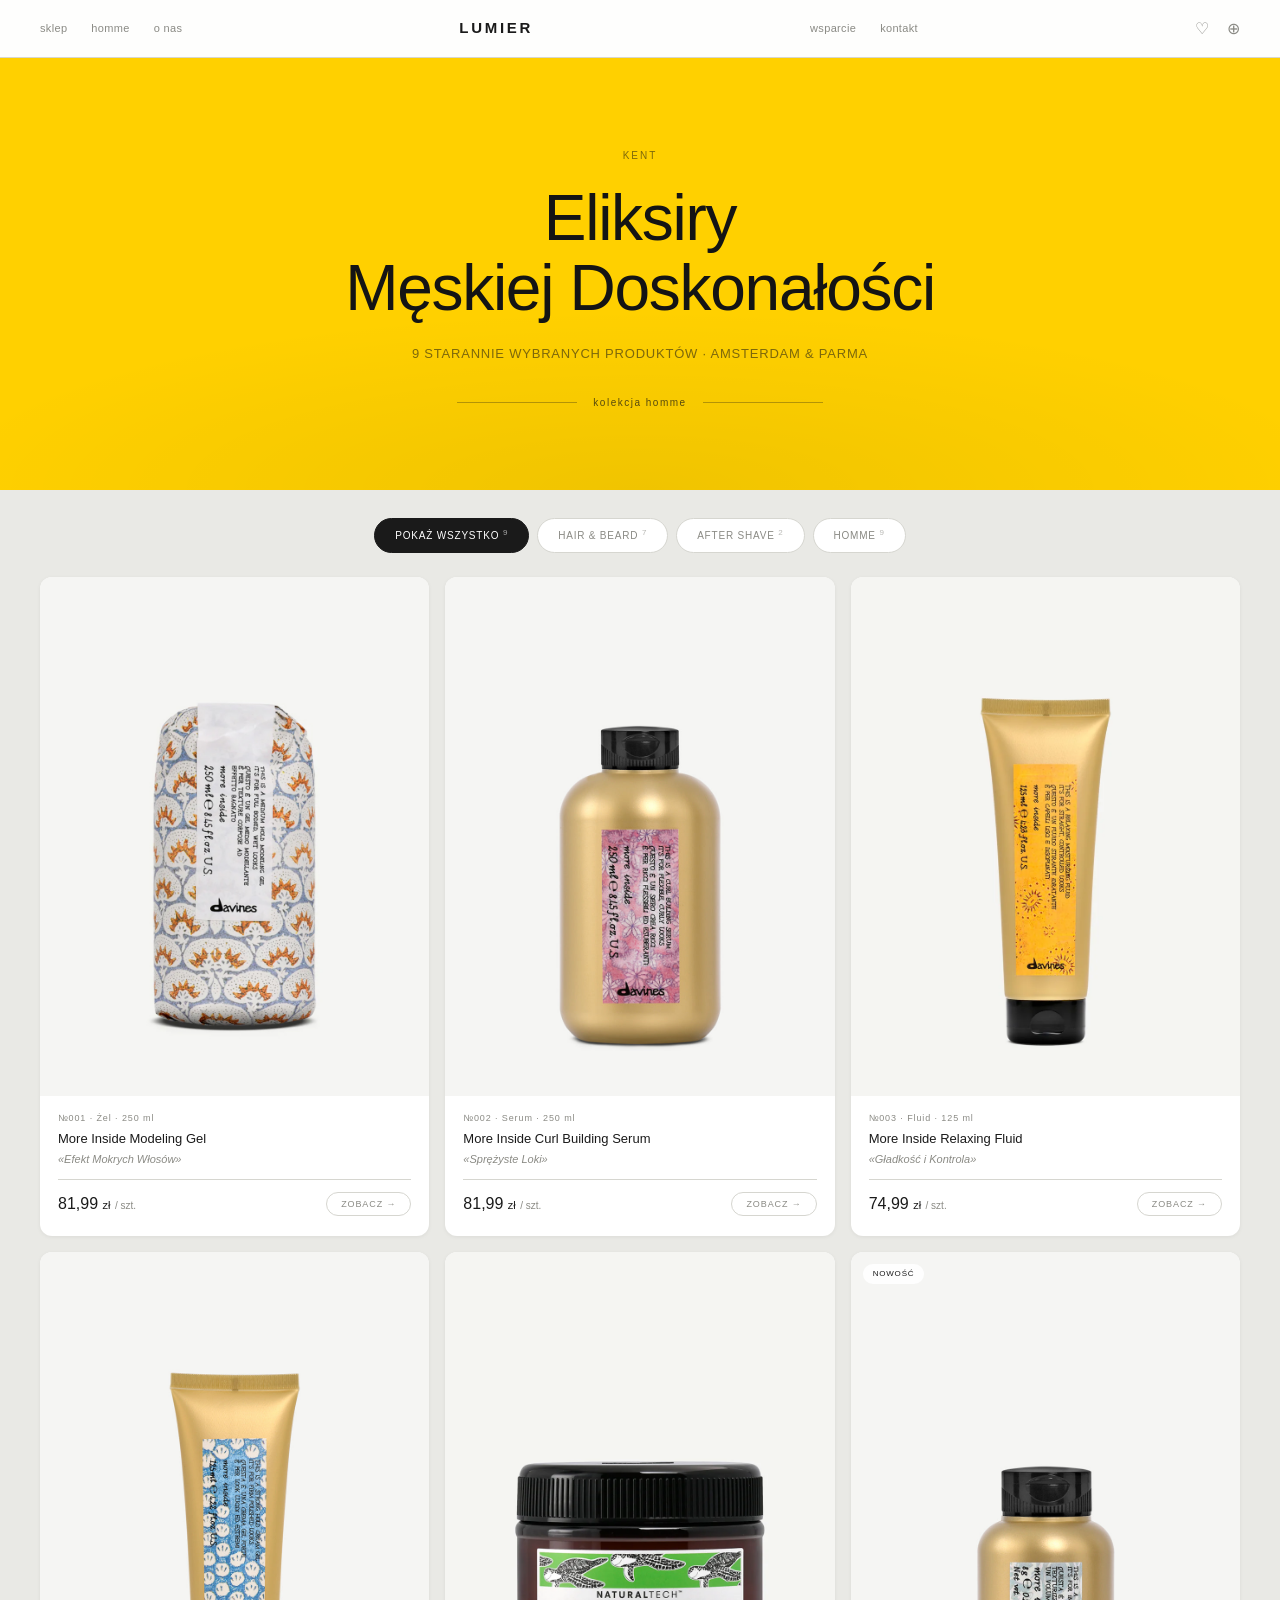
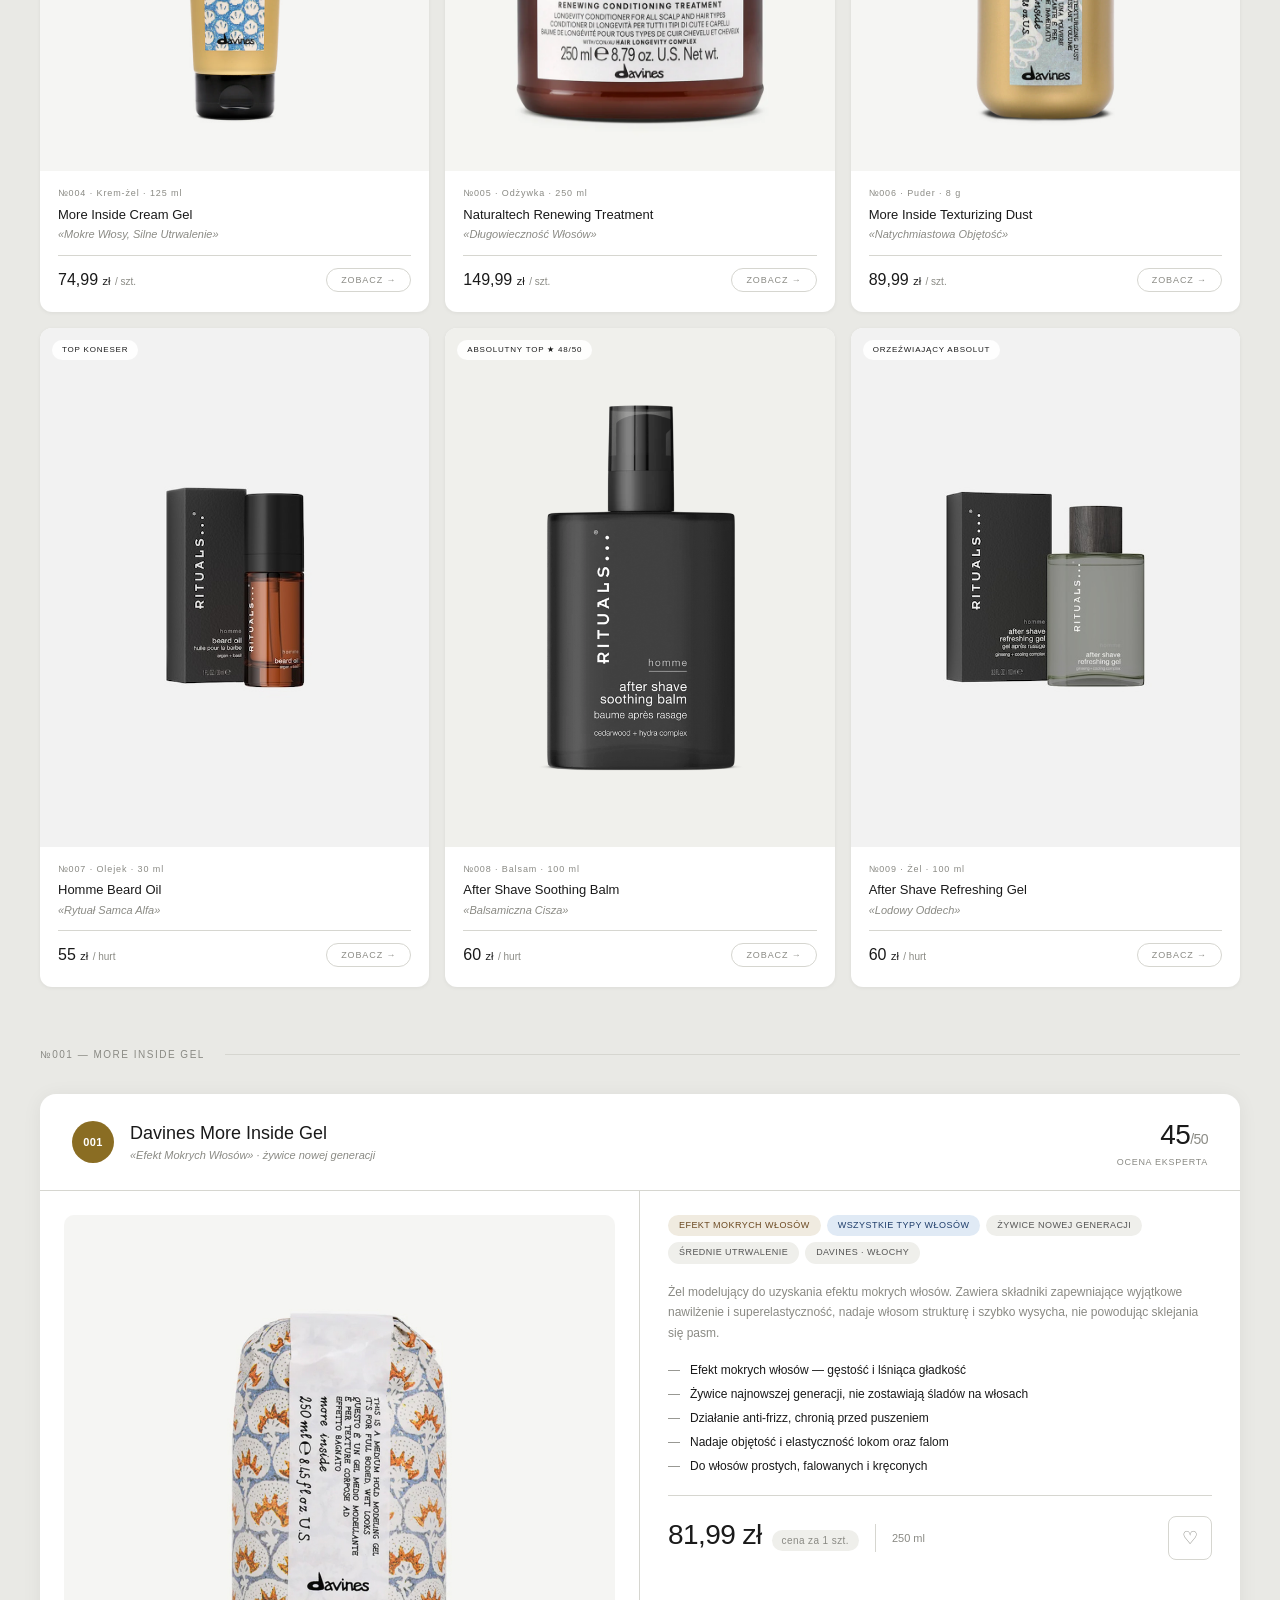
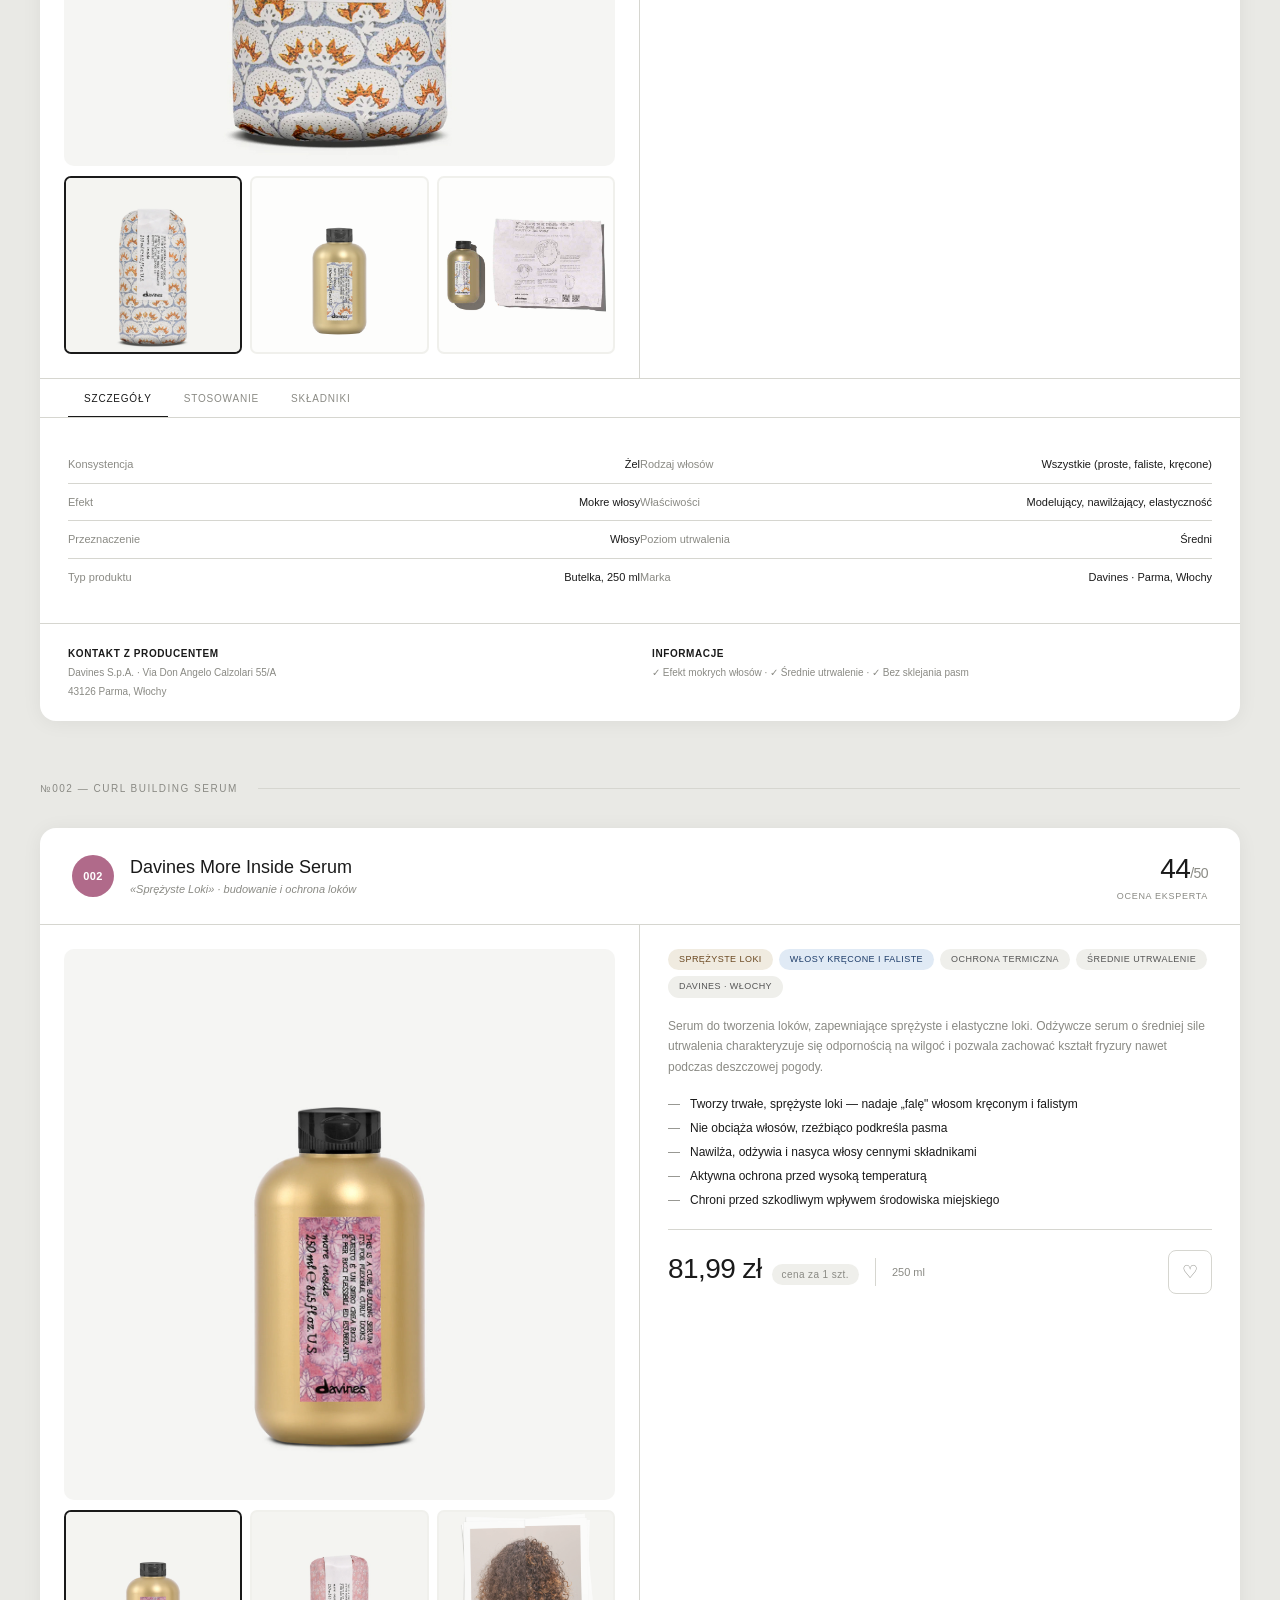
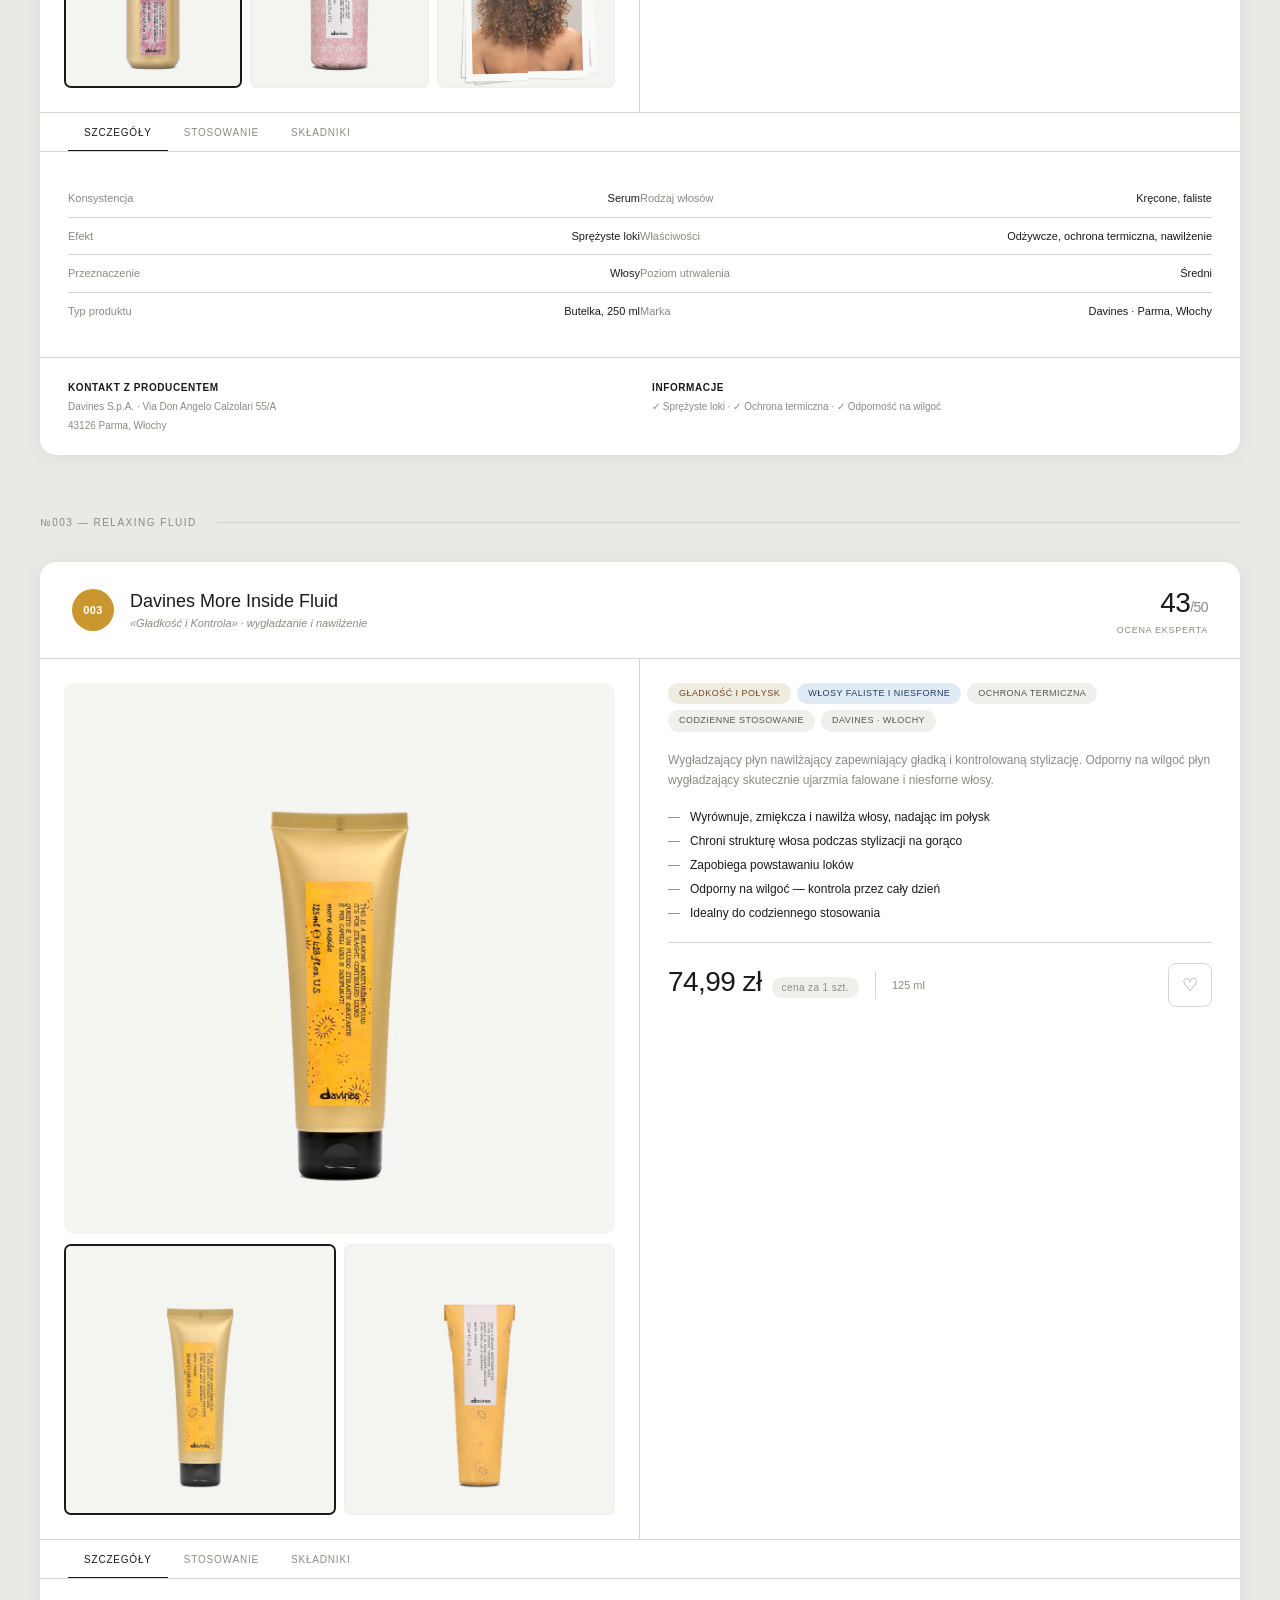
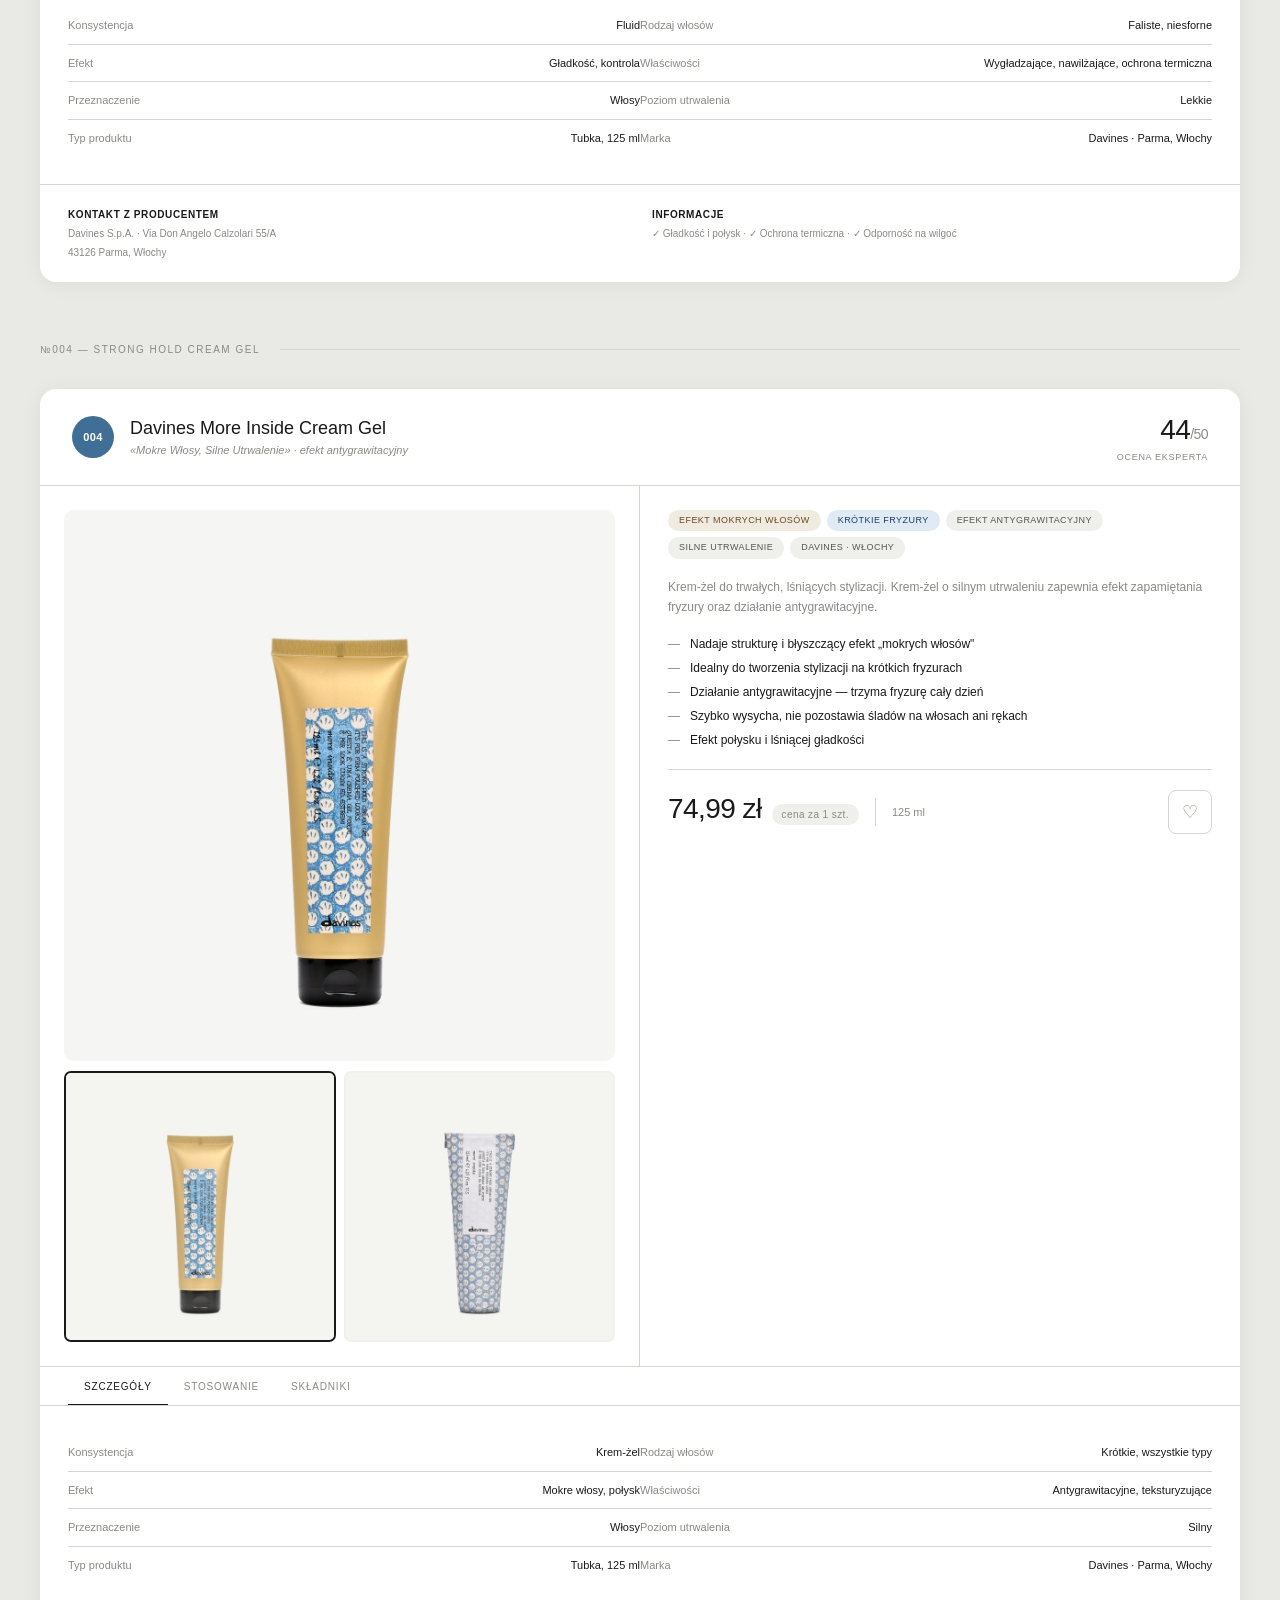
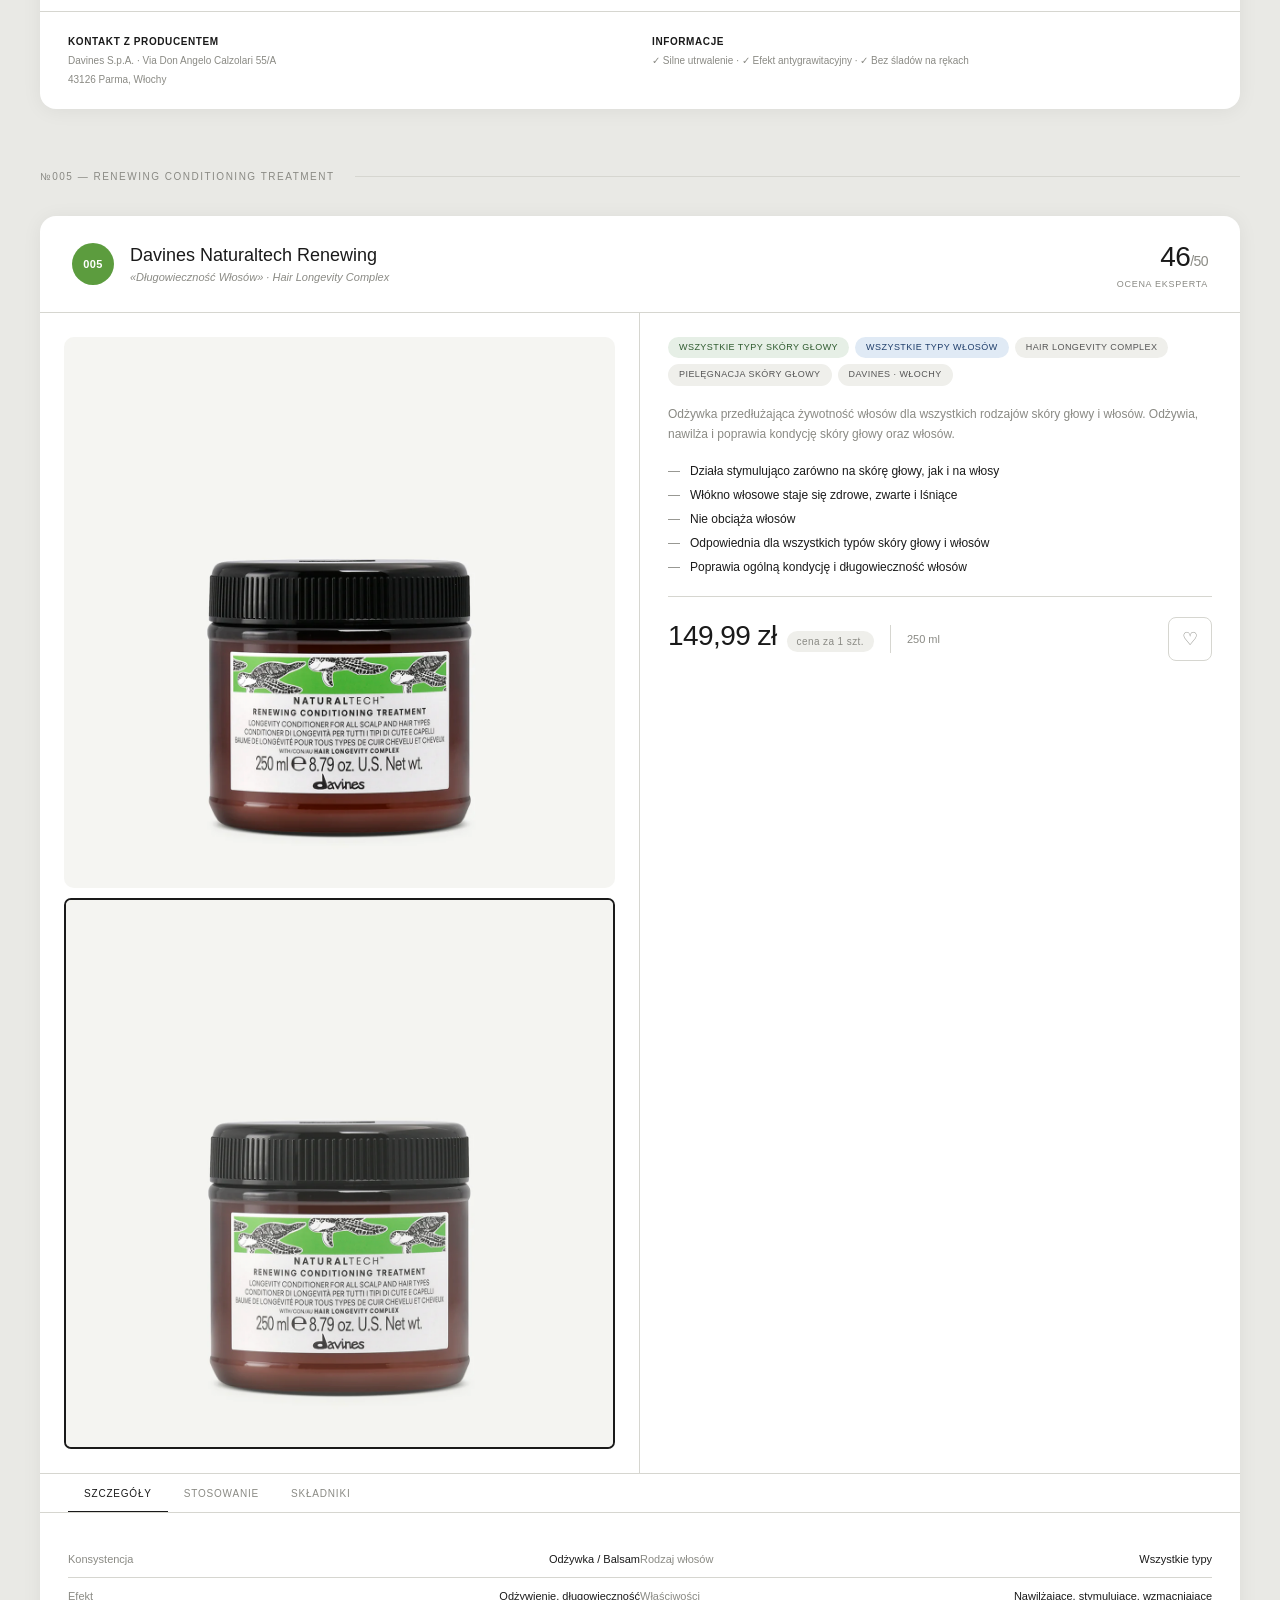
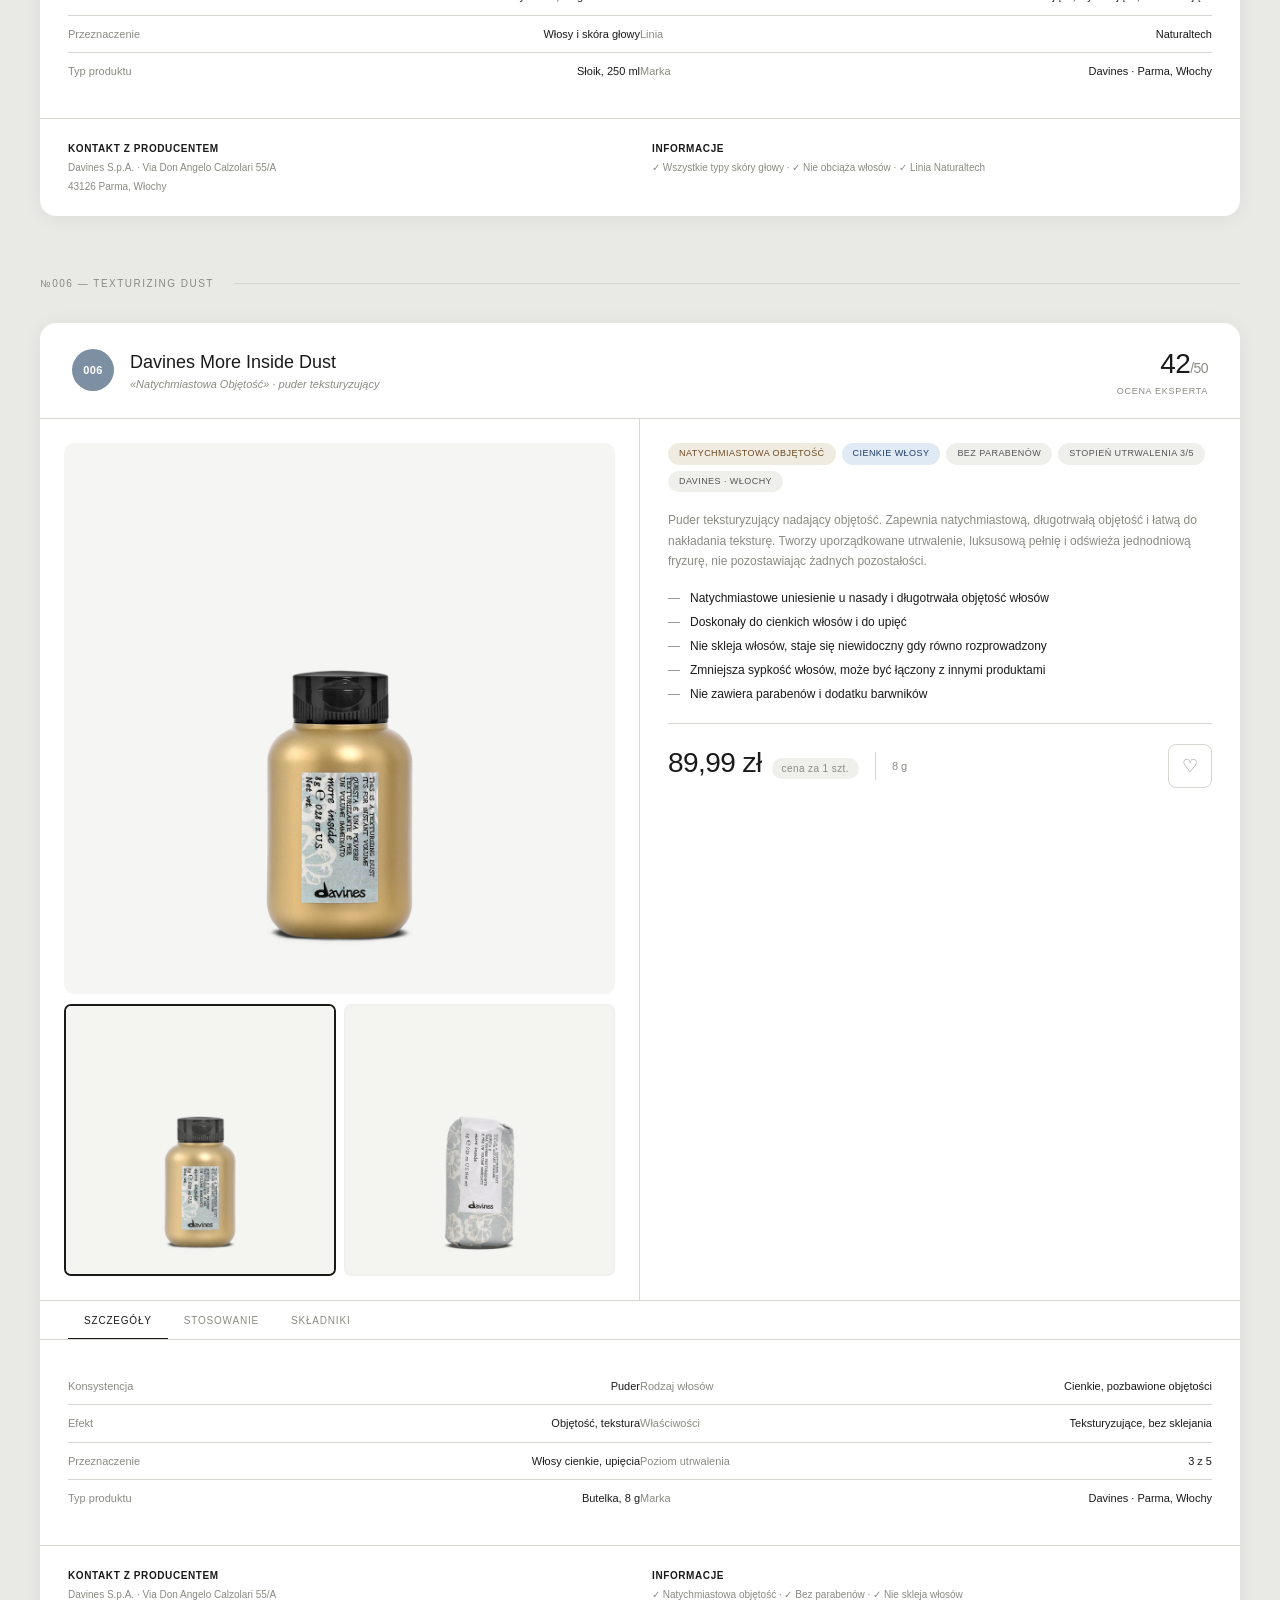
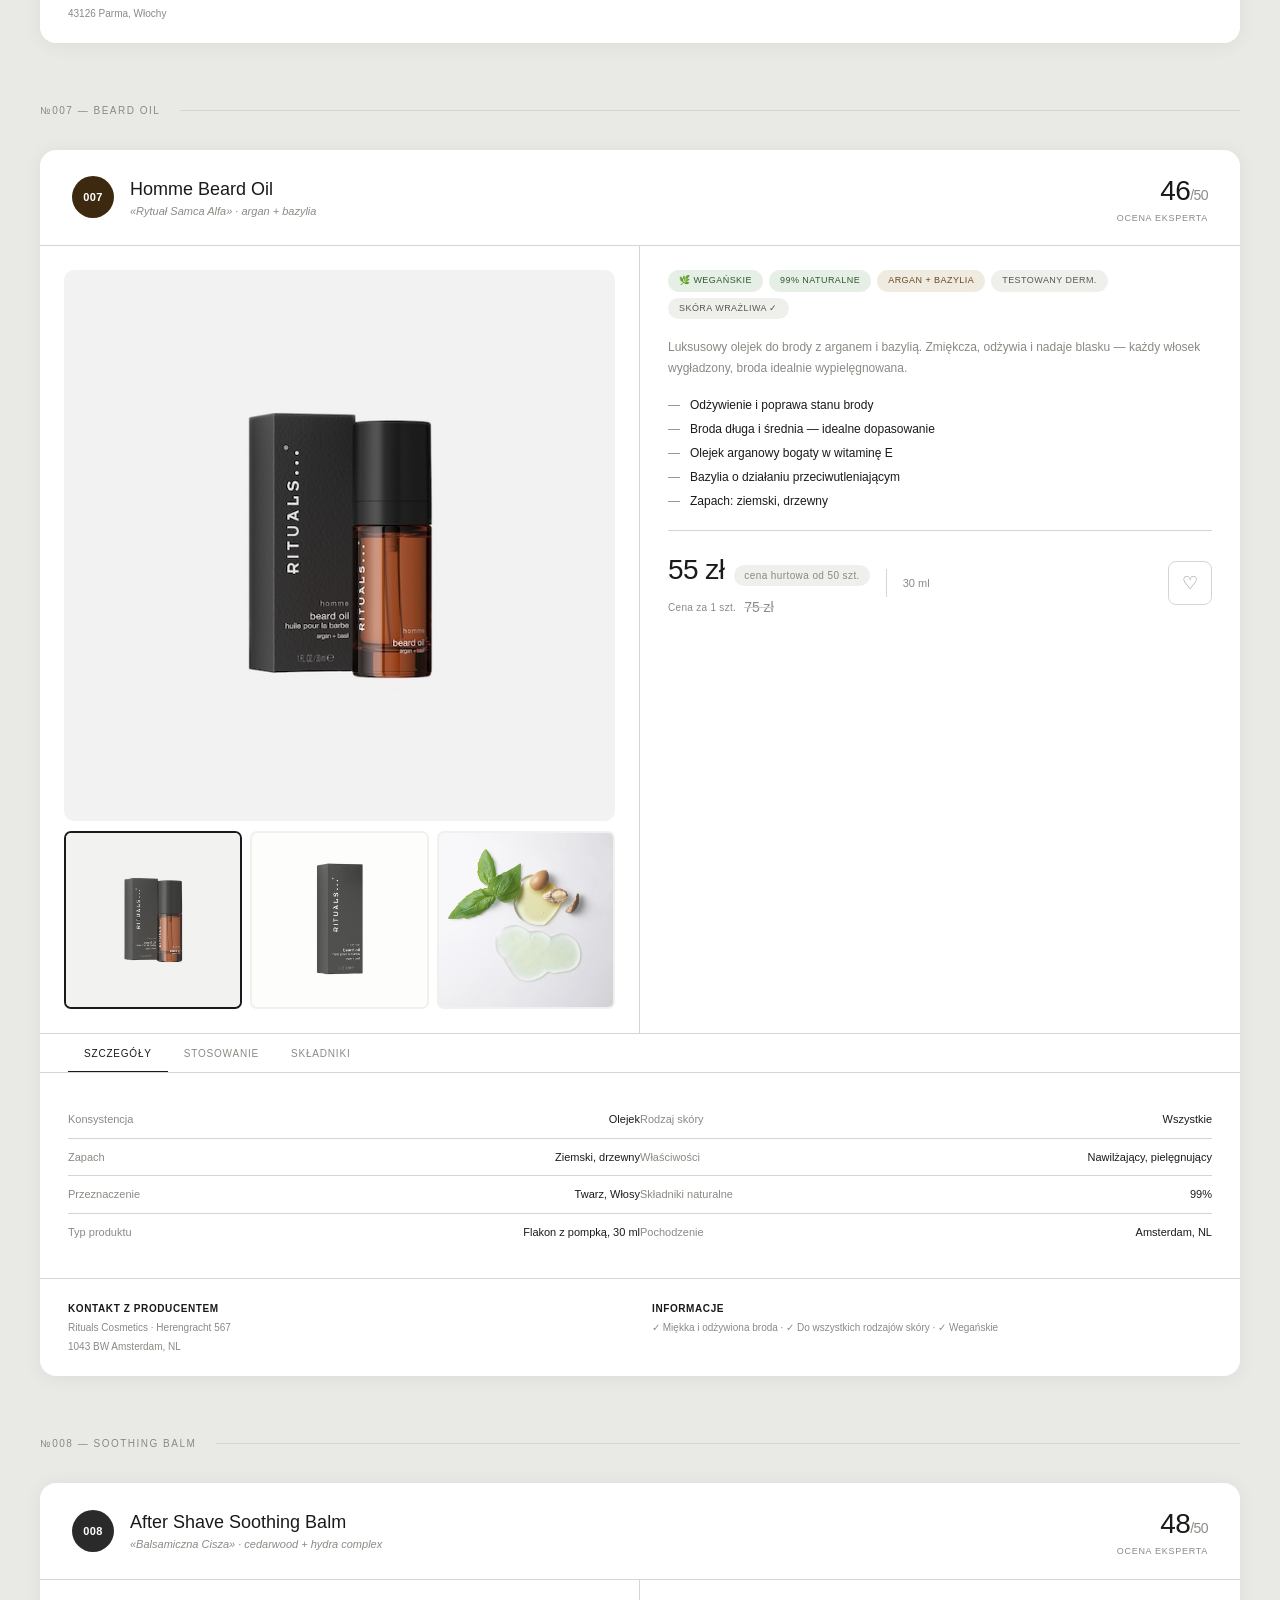
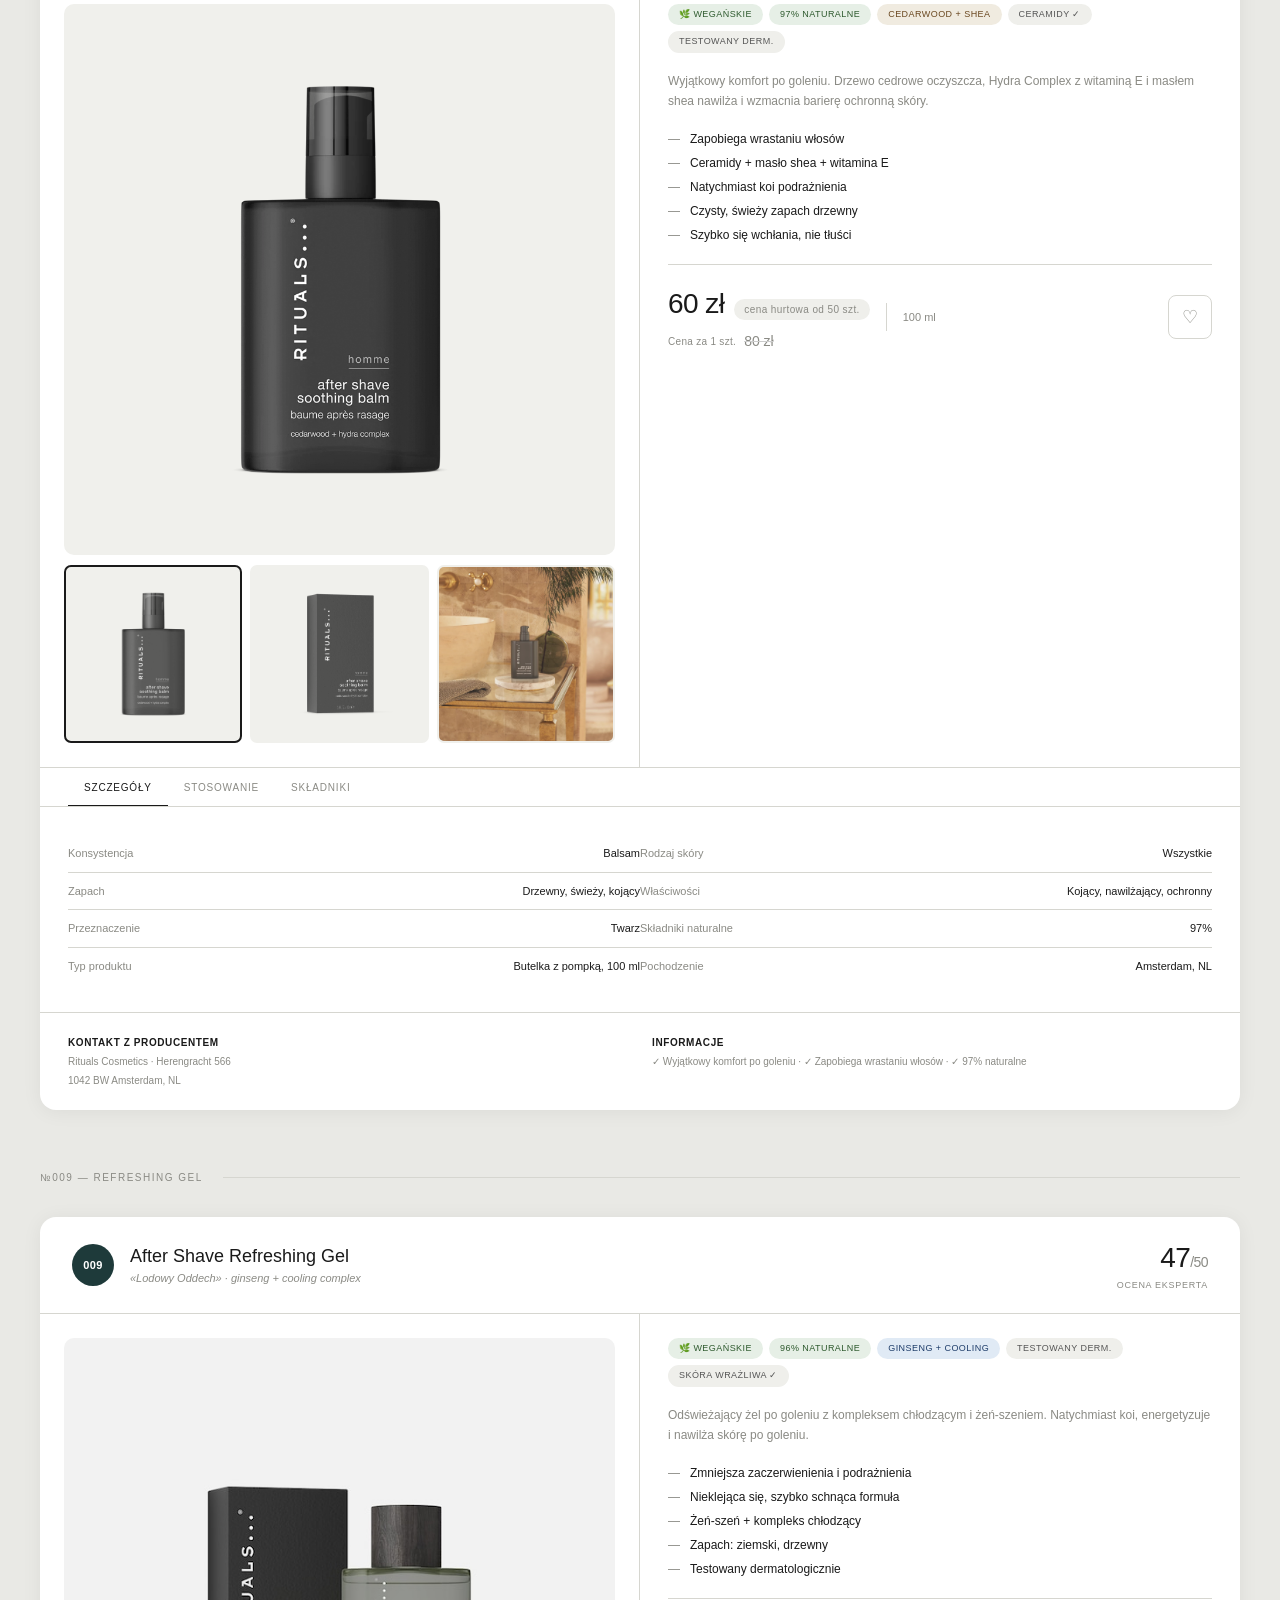
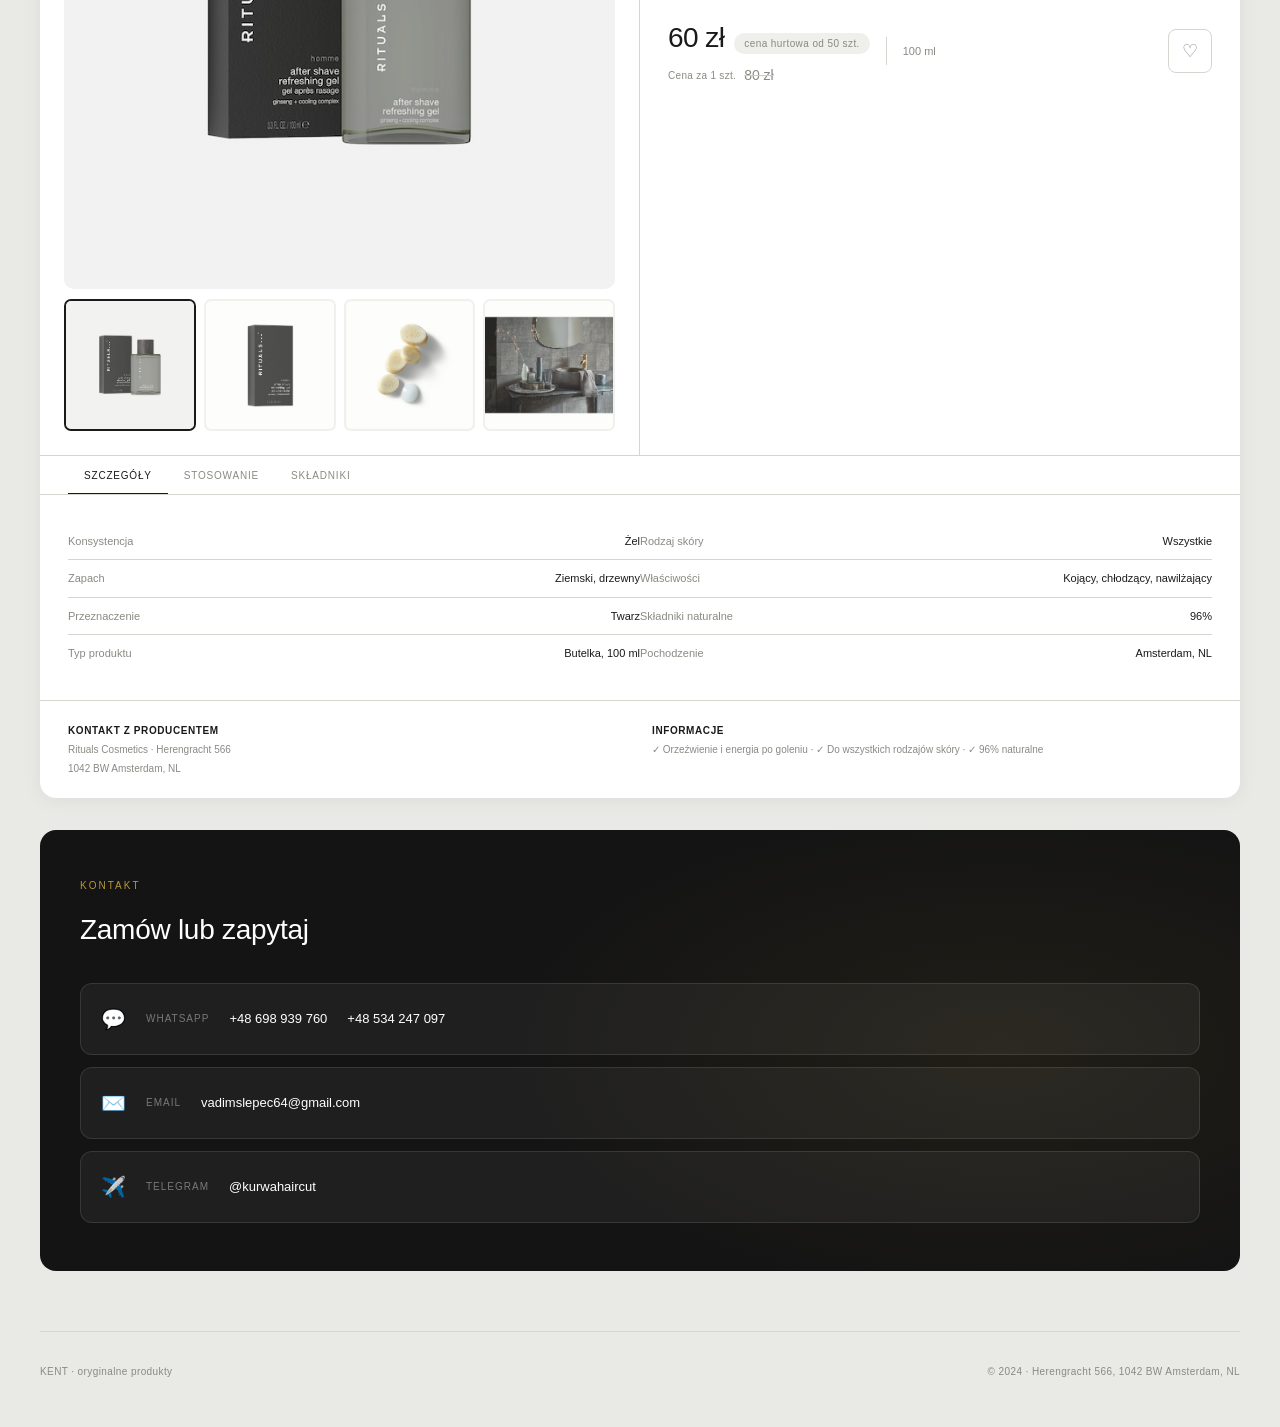
<file: index.html>
<!DOCTYPE html>
<html lang="pl">
<head>
<meta charset="UTF-8">
<meta name="viewport" content="width=device-width, initial-scale=1.0">
<title>LUMIER Homme — Katalog</title>
<link rel="stylesheet" href="style.css">
</head>
<body>

<!-- STICKY NAV -->
<nav class="site-nav">
  <div class="nav-links">
    <a href="#">sklep</a>
    <a href="#">homme</a>
    <a href="#">o nas</a>
  </div>
  <span class="brand">LUMIER</span>
  <div class="nav-links">
    <a href="#">wsparcie</a>
    <a href="#">kontakt</a>
  </div>
  <div class="nav-icons">
    <span>♡</span>
    <span>⊕</span>
  </div>
</nav>

<!-- HERO -->
<div class="hero">
  <div class="hero-eyebrow">KENT</div>
  <h1>Eliksiry<br><em>Męskiej Doskonałości</em></h1>
  <div class="hero-sub">9 starannie wybranych produktów · Amsterdam &amp; Parma</div>
  <div class="hero-divider"><span>kolekcja homme</span></div>
</div>

<!-- CATEGORY PILLS -->
<div class="cat-nav">
  <div class="cat-pill active">Pokaż wszystko <sup>9</sup></div>
  <div class="cat-pill">Hair & Beard <sup>7</sup></div>
  <div class="cat-pill">After Shave <sup>2</sup></div>
  <div class="cat-pill">Homme <sup>9</sup></div>
</div>

<!-- PRODUCT GRID OVERVIEW -->
<div class="grid-section" style="padding-top:24px;">
  <div class="products-grid">

    <div class="prod-card" onclick="document.getElementById('p1').scrollIntoView({behavior:'smooth'})">
      <div class="prod-card-img">
        <img src="images/product-4.jpg" alt="More Inside Gel">
      </div>
      <div class="prod-card-body">
        <div class="prod-card-num">№001 · Żel · 250 ml</div>
        <div class="prod-card-name">More Inside Modeling Gel</div>
        <div class="prod-card-nick">«Efekt Mokrych Włosów»</div>
        <div class="prod-card-footer">
          <span class="prod-card-price">81,99 <span style="font-size:11px;font-weight:400">zł</span> <span style="font-size:10px;color:var(--muted);font-weight:400">/ szt.</span></span>
          <button class="prod-card-btn">Zobacz →</button>
        </div>
      </div>
    </div>

    <div class="prod-card" onclick="document.getElementById('p2').scrollIntoView({behavior:'smooth'})">
      <div class="prod-card-img">
        <img src="images/product-14.jpg" alt="Curl Building Serum">
      </div>
      <div class="prod-card-body">
        <div class="prod-card-num">№002 · Serum · 250 ml</div>
        <div class="prod-card-name">More Inside Curl Building Serum</div>
        <div class="prod-card-nick">«Sprężyste Loki»</div>
        <div class="prod-card-footer">
          <span class="prod-card-price">81,99 <span style="font-size:11px;font-weight:400">zł</span> <span style="font-size:10px;color:var(--muted);font-weight:400">/ szt.</span></span>
          <button class="prod-card-btn">Zobacz →</button>
        </div>
      </div>
    </div>

    <div class="prod-card" onclick="document.getElementById('p3').scrollIntoView({behavior:'smooth'})">
      <div class="prod-card-img">
        <img src="images/product-18.png" alt="Relaxing Fluid">
      </div>
      <div class="prod-card-body">
        <div class="prod-card-num">№003 · Fluid · 125 ml</div>
        <div class="prod-card-name">More Inside Relaxing Fluid</div>
        <div class="prod-card-nick">«Gładkość i Kontrola»</div>
        <div class="prod-card-footer">
          <span class="prod-card-price">74,99 <span style="font-size:11px;font-weight:400">zł</span> <span style="font-size:10px;color:var(--muted);font-weight:400">/ szt.</span></span>
          <button class="prod-card-btn">Zobacz →</button>
        </div>
      </div>
    </div>

    <div class="prod-card" onclick="document.getElementById('p4').scrollIntoView({behavior:'smooth'})">
      <div class="prod-card-img">
        <img src="images/product-20.jpg" alt="Strong Hold Cream Gel">
      </div>
      <div class="prod-card-body">
        <div class="prod-card-num">№004 · Krem-żel · 125 ml</div>
        <div class="prod-card-name">More Inside Cream Gel</div>
        <div class="prod-card-nick">«Mokre Włosy, Silne Utrwalenie»</div>
        <div class="prod-card-footer">
          <span class="prod-card-price">74,99 <span style="font-size:11px;font-weight:400">zł</span> <span style="font-size:10px;color:var(--muted);font-weight:400">/ szt.</span></span>
          <button class="prod-card-btn">Zobacz →</button>
        </div>
      </div>
    </div>

    <div class="prod-card" onclick="document.getElementById('p5').scrollIntoView({behavior:'smooth'})">
      <div class="prod-card-img">
        <img src="images/product-21.png" alt="Renewing Conditioning Treatment">
      </div>
      <div class="prod-card-body">
        <div class="prod-card-num">№005 · Odżywka · 250 ml</div>
        <div class="prod-card-name">Naturaltech Renewing Treatment</div>
        <div class="prod-card-nick">«Długowieczność Włosów»</div>
        <div class="prod-card-footer">
          <span class="prod-card-price">149,99 <span style="font-size:11px;font-weight:400">zł</span> <span style="font-size:10px;color:var(--muted);font-weight:400">/ szt.</span></span>
          <button class="prod-card-btn">Zobacz →</button>
        </div>
      </div>
    </div>

    <div class="prod-card" onclick="document.getElementById('p6').scrollIntoView({behavior:'smooth'})">
      <div class="prod-card-img">
        <img src="images/product-22.jpg" alt="Texturizing Dust">
        <div class="prod-card-badge">Nowość</div>
      </div>
      <div class="prod-card-body">
        <div class="prod-card-num">№006 · Puder · 8 g</div>
        <div class="prod-card-name">More Inside Texturizing Dust</div>
        <div class="prod-card-nick">«Natychmiastowa Objętość»</div>
        <div class="prod-card-footer">
          <span class="prod-card-price">89,99 <span style="font-size:11px;font-weight:400">zł</span> <span style="font-size:10px;color:var(--muted);font-weight:400">/ szt.</span></span>
          <button class="prod-card-btn">Zobacz →</button>
        </div>
      </div>
    </div>

    <div class="prod-card" onclick="document.getElementById('p7').scrollIntoView({behavior:'smooth'})">
      <div class="prod-card-img">
        <img src="images/product-1.jpg" alt="Beard Oil">
        <div class="prod-card-badge">Top Koneser</div>
      </div>
      <div class="prod-card-body">
        <div class="prod-card-num">№007 · Olejek · 30 ml</div>
        <div class="prod-card-name">Homme Beard Oil</div>
        <div class="prod-card-nick">«Rytuał Samca Alfa»</div>
        <div class="prod-card-footer">
          <span class="prod-card-price">55 <span style="font-size:11px;font-weight:400">zł</span> <span style="font-size:10px;color:var(--muted);font-weight:400">/ hurt</span></span>
          <button class="prod-card-btn">Zobacz →</button>
        </div>
      </div>
    </div>

    <div class="prod-card" onclick="document.getElementById('p8').scrollIntoView({behavior:'smooth'})">
      <div class="prod-card-img">
        <img src="images/product-2.webp" alt="Soothing Balm">
        <div class="prod-card-badge">Absolutny Top ★ 48/50</div>
      </div>
      <div class="prod-card-body">
        <div class="prod-card-num">№008 · Balsam · 100 ml</div>
        <div class="prod-card-name">After Shave Soothing Balm</div>
        <div class="prod-card-nick">«Balsamiczna Cisza»</div>
        <div class="prod-card-footer">
          <span class="prod-card-price">60 <span style="font-size:11px;font-weight:400">zł</span> <span style="font-size:10px;color:var(--muted);font-weight:400">/ hurt</span></span>
          <button class="prod-card-btn">Zobacz →</button>
        </div>
      </div>
    </div>

    <div class="prod-card" onclick="document.getElementById('p9').scrollIntoView({behavior:'smooth'})">
      <div class="prod-card-img">
        <img src="images/product-3.jpg" alt="Refreshing Gel">
        <div class="prod-card-badge">Orzeźwiający Absolut</div>
      </div>
      <div class="prod-card-body">
        <div class="prod-card-num">№009 · Żel · 100 ml</div>
        <div class="prod-card-name">After Shave Refreshing Gel</div>
        <div class="prod-card-nick">«Lodowy Oddech»</div>
        <div class="prod-card-footer">
          <span class="prod-card-price">60 <span style="font-size:11px;font-weight:400">zł</span> <span style="font-size:10px;color:var(--muted);font-weight:400">/ hurt</span></span>
          <button class="prod-card-btn">Zobacz →</button>
        </div>
      </div>
    </div>

  </div>
</div>

<!-- ════════════════════════════════
     PRODUCT 001
════════════════════════════════ -->
<div class="section-divider">№001 — More Inside Gel</div>

<div class="product-section" id="p1">
<div class="product-page">

  <div class="prod-header">
    <div class="prod-header-left">
      <div class="prod-num-badge" style="background:#8a6d23;">001</div>
      <div>
        <div class="prod-header-title">Davines More Inside Gel</div>
        <div class="prod-header-sub">«Efekt Mokrych Włosów» · żywice nowej generacji</div>
      </div>
    </div>
    <div class="prod-header-score">
      <div class="score-num">45<span style="font-size:14px;color:var(--muted)">/50</span></div>
      <div class="score-label">ocena eksperta</div>
    </div>
  </div>

  <div class="prod-body">
    <div class="prod-gallery">
      <div class="main-photo"><img id="p1_main" src="images/product-4.jpg" alt=""></div>
      <div class="thumbs">
        <div class="thumb active" onclick="sw('p1_main',this,'images/product-4.jpg')"><img src="images/product-4.jpg" alt=""></div>
        <div class="thumb" onclick="sw('p1_main',this,'images/product-13.jpg')"><img src="images/product-13.jpg" alt=""></div>
        <div class="thumb" onclick="sw('p1_main',this,'images/product-12.jpg')"><img src="images/product-12.jpg" alt=""></div>
      </div>
    </div>
    <div class="prod-info">
      <div class="tags">
        <span class="tag warm">efekt mokrych włosów</span>
        <span class="tag blue">wszystkie typy włosów</span>
        <span class="tag">żywice nowej generacji</span>
        <span class="tag">średnie utrwalenie</span>
        <span class="tag">Davines · Włochy</span>
      </div>
      <p class="short-desc">Żel modelujący do uzyskania efektu mokrych włosów. Zawiera składniki zapewniające wyjątkowe nawilżenie i superelastyczność, nadaje włosom strukturę i szybko wysycha, nie powodując sklejania się pasm.</p>
      <ul class="bullets">
        <li>Efekt mokrych włosów — gęstość i lśniąca gładkość</li>
        <li>Żywice najnowszej generacji, nie zostawiają śladów na włosach</li>
        <li>Działanie anti-frizz, chronią przed puszeniem</li>
        <li>Nadaje objętość i elastyczność lokom oraz falom</li>
        <li>Do włosów prostych, falowanych i kręconych</li>
      </ul>
      <div class="price-cta">
        <div class="price-block">
          <div class="price-row-main">
            <span class="price-wholesale">81,99 zł</span>
            <span class="price-wholesale-label">cena za 1 szt.</span>
          </div>
        </div>
        <span class="price-divider"></span>
        <span class="price-ml" style="font-size:11px;color:var(--muted);">250 ml</span>
        
        <button class="btn-wish">♡</button>
      </div>
    </div>
  </div>

  <div class="prod-tabs">
    <div class="tabs-nav">
      <button class="tab-btn active" onclick="st(this,'p1t1')">Szczegóły</button>
      <button class="tab-btn" onclick="st(this,'p1t2')">Stosowanie</button>
      <button class="tab-btn" onclick="st(this,'p1t3')">Składniki</button>
    </div>
    <div class="tab-panel active" id="p1t1">
      <div class="dtable">
        <div>
          <div class="drow"><span class="dlabel">Konsystencja</span><span class="dval">Żel</span></div>
          <div class="drow"><span class="dlabel">Efekt</span><span class="dval">Mokre włosy</span></div>
          <div class="drow"><span class="dlabel">Przeznaczenie</span><span class="dval">Włosy</span></div>
          <div class="drow"><span class="dlabel">Typ produktu</span><span class="dval">Butelka, 250 ml</span></div>
        </div>
        <div>
          <div class="drow"><span class="dlabel">Rodzaj włosów</span><span class="dval">Wszystkie (proste, faliste, kręcone)</span></div>
          <div class="drow"><span class="dlabel">Właściwości</span><span class="dval">Modelujący, nawilżający, elastyczność</span></div>
          <div class="drow"><span class="dlabel">Poziom utrwalenia</span><span class="dval">Średni</span></div>
          <div class="drow"><span class="dlabel">Marka</span><span class="dval">Davines · Parma, Włochy</span></div>
        </div>
      </div>
    </div>
    <div class="tab-panel" id="p1t2">
      <div class="steps-grid">
        <div class="step-box"><div class="step-n">Krok 1</div><div class="step-t">Mycie</div><div class="step-d">Szampon oczyszczający. Umyj włosy, dokładnie spłucz.</div></div>
        <div class="step-box"><div class="step-n">Krok 2</div><div class="step-t">Odżywianie</div><div class="step-d">Odżywka nawilżająca. Nałóż na długość i końce, spłucz.</div></div>
        <div class="step-box highlight" style="border-color:#8a6d23;"><div class="step-n" style="color:#8a6d23;">Krok 3 — ten produkt</div><div class="step-t">Żel modelujący</div><div class="step-d">Nanieś na wilgotne włosy, rozprowadź od nasady po końce i ułóż palcami lub grzebieniem.</div></div>
        <div class="step-box"><div class="step-n">Krok 4</div><div class="step-t">Suszenie</div><div class="step-d">Susz dyfuzorem lub pozostaw do wyschnięcia naturalnie, aby zachować efekt mokrych włosów.</div></div>
      </div>
    </div>
    <div class="tab-panel" id="p1t3">
      <div class="ing-block" style="border-color:#8a6d23;">
        <div class="ing-block-title">Żywice Najnowszej Generacji</div>
        <div class="ing-block-text">Nie pozostawiają śladów na włosach i mają działanie anti-frizz. Zapewniają strukturę i szybkie wysychanie bez sklejania się pasm.</div>
      </div>
      <div class="ing-title" style="margin-top:16px;">Pełny skład INCI</div>
      <div class="ing-full">Pełna lista składników INCI znajduje się na opakowaniu produktu.</div>
    </div>
  </div>

  <div class="prod-footer">
    <div><strong>Kontakt z producentem</strong><br>Davines S.p.A. · Via Don Angelo Calzolari 55/A<br>43126 Parma, Włochy</div>
    <div><strong>Informacje</strong><br>✓ Efekt mokrych włosów · ✓ Średnie utrwalenie · ✓ Bez sklejania pasm</div>
  </div>

</div>
</div>


<!-- ════════════════════════════════
     PRODUCT 002
════════════════════════════════ -->
<div class="section-divider">№002 — Curl Building Serum</div>

<div class="product-section" id="p2">
<div class="product-page">

  <div class="prod-header">
    <div class="prod-header-left">
      <div class="prod-num-badge" style="background:#b06a8a;">002</div>
      <div>
        <div class="prod-header-title">Davines More Inside Serum</div>
        <div class="prod-header-sub">«Sprężyste Loki» · budowanie i ochrona loków</div>
      </div>
    </div>
    <div class="prod-header-score">
      <div class="score-num">44<span style="font-size:14px;color:var(--muted)">/50</span></div>
      <div class="score-label">ocena eksperta</div>
    </div>
  </div>

  <div class="prod-body">
    <div class="prod-gallery">
      <div class="main-photo"><img id="p2_main" src="images/product-14.jpg" alt=""></div>
      <div class="thumbs">
        <div class="thumb active" onclick="sw('p2_main',this,'images/product-14.jpg')"><img src="images/product-14.jpg" alt=""></div>
        <div class="thumb" onclick="sw('p2_main',this,'images/product-15.png')"><img src="images/product-15.png" alt=""></div>
        <div class="thumb" onclick="sw('p2_main',this,'images/product-16.jpg')"><img src="images/product-16.jpg" alt=""></div>
      </div>
    </div>
    <div class="prod-info">
      <div class="tags">
        <span class="tag warm">sprężyste loki</span>
        <span class="tag blue">włosy kręcone i faliste</span>
        <span class="tag">ochrona termiczna</span>
        <span class="tag">średnie utrwalenie</span>
        <span class="tag">Davines · Włochy</span>
      </div>
      <p class="short-desc">Serum do tworzenia loków, zapewniające sprężyste i elastyczne loki. Odżywcze serum o średniej sile utrwalenia charakteryzuje się odpornością na wilgoć i pozwala zachować kształt fryzury nawet podczas deszczowej pogody.</p>
      <ul class="bullets">
        <li>Tworzy trwałe, sprężyste loki — nadaje „falę" włosom kręconym i falistym</li>
        <li>Nie obciąża włosów, rzeźbiąco podkreśla pasma</li>
        <li>Nawilża, odżywia i nasyca włosy cennymi składnikami</li>
        <li>Aktywna ochrona przed wysoką temperaturą</li>
        <li>Chroni przed szkodliwym wpływem środowiska miejskiego</li>
      </ul>
      <div class="price-cta">
        <div class="price-block">
          <div class="price-row-main">
            <span class="price-wholesale">81,99 zł</span>
            <span class="price-wholesale-label">cena za 1 szt.</span>
          </div>
        </div>
        <span class="price-divider"></span>
        <span class="price-ml" style="font-size:11px;color:var(--muted);">250 ml</span>
        
        <button class="btn-wish">♡</button>
      </div>
    </div>
  </div>

  <div class="prod-tabs">
    <div class="tabs-nav">
      <button class="tab-btn active" onclick="st(this,'p2t1')">Szczegóły</button>
      <button class="tab-btn" onclick="st(this,'p2t2')">Stosowanie</button>
      <button class="tab-btn" onclick="st(this,'p2t3')">Składniki</button>
    </div>
    <div class="tab-panel active" id="p2t1">
      <div class="dtable">
        <div>
          <div class="drow"><span class="dlabel">Konsystencja</span><span class="dval">Serum</span></div>
          <div class="drow"><span class="dlabel">Efekt</span><span class="dval">Sprężyste loki</span></div>
          <div class="drow"><span class="dlabel">Przeznaczenie</span><span class="dval">Włosy</span></div>
          <div class="drow"><span class="dlabel">Typ produktu</span><span class="dval">Butelka, 250 ml</span></div>
        </div>
        <div>
          <div class="drow"><span class="dlabel">Rodzaj włosów</span><span class="dval">Kręcone, faliste</span></div>
          <div class="drow"><span class="dlabel">Właściwości</span><span class="dval">Odżywcze, ochrona termiczna, nawilżenie</span></div>
          <div class="drow"><span class="dlabel">Poziom utrwalenia</span><span class="dval">Średni</span></div>
          <div class="drow"><span class="dlabel">Marka</span><span class="dval">Davines · Parma, Włochy</span></div>
        </div>
      </div>
    </div>
    <div class="tab-panel" id="p2t2">
      <div class="steps-grid">
        <div class="step-box"><div class="step-n">Krok 1</div><div class="step-t">Mycie</div><div class="step-d">Szampon do włosów kręconych. Umyj włosy, dokładnie spłucz.</div></div>
        <div class="step-box"><div class="step-n">Krok 2</div><div class="step-t">Odżywianie</div><div class="step-d">Odżywka nawilżająca dla loków. Nałóż na długość i końce, spłucz.</div></div>
        <div class="step-box highlight" style="border-color:#b06a8a;"><div class="step-n" style="color:#b06a8a;">Krok 3 — ten produkt</div><div class="step-t">Serum do loków</div><div class="step-d">Nanieś na wilgotne włosy, rozprowadź od nasady po końce, formując loki dłońmi (technika scrunching).</div></div>
        <div class="step-box"><div class="step-n">Krok 4</div><div class="step-t">Suszenie</div><div class="step-d">Susz dyfuzorem na niskiej temperaturze lub pozostaw do wyschnięcia naturalnie.</div></div>
      </div>
    </div>
    <div class="tab-panel" id="p2t3">
      <div class="ing-block" style="border-color:#b06a8a;">
        <div class="ing-block-title">Kompleks Odżywczo-Ochronny</div>
        <div class="ing-block-text">Nawilża i odżywia loki, zapewniając odporność na wilgoć oraz aktywną ochronę termiczną i przed czynnikami środowiska miejskiego.</div>
      </div>
      <div class="ing-title" style="margin-top:16px;">Pełny skład INCI</div>
      <div class="ing-full">Pełna lista składników INCI znajduje się na opakowaniu produktu.</div>
    </div>
  </div>

  <div class="prod-footer">
    <div><strong>Kontakt z producentem</strong><br>Davines S.p.A. · Via Don Angelo Calzolari 55/A<br>43126 Parma, Włochy</div>
    <div><strong>Informacje</strong><br>✓ Sprężyste loki · ✓ Ochrona termiczna · ✓ Odporność na wilgoć</div>
  </div>

</div>
</div>


<!-- ════════════════════════════════
     PRODUCT 003
════════════════════════════════ -->
<div class="section-divider">№003 — Relaxing Fluid</div>

<div class="product-section" id="p3">
<div class="product-page">

  <div class="prod-header">
    <div class="prod-header-left">
      <div class="prod-num-badge" style="background:#c9962f;">003</div>
      <div>
        <div class="prod-header-title">Davines More Inside Fluid</div>
        <div class="prod-header-sub">«Gładkość i Kontrola» · wygładzanie i nawilżenie</div>
      </div>
    </div>
    <div class="prod-header-score">
      <div class="score-num">43<span style="font-size:14px;color:var(--muted)">/50</span></div>
      <div class="score-label">ocena eksperta</div>
    </div>
  </div>

  <div class="prod-body">
    <div class="prod-gallery">
      <div class="main-photo"><img id="p3_main" src="images/product-18.png" alt=""></div>
      <div class="thumbs">
        <div class="thumb active" onclick="sw('p3_main',this,'images/product-18.png')"><img src="images/product-18.png" alt=""></div>
        <div class="thumb" onclick="sw('p3_main',this,'images/product-17.jpg')"><img src="images/product-17.jpg" alt=""></div>
      </div>
    </div>
    <div class="prod-info">
      <div class="tags">
        <span class="tag warm">gładkość i połysk</span>
        <span class="tag blue">włosy faliste i niesforne</span>
        <span class="tag">ochrona termiczna</span>
        <span class="tag">codzienne stosowanie</span>
        <span class="tag">Davines · Włochy</span>
      </div>
      <p class="short-desc">Wygładzający płyn nawilżający zapewniający gładką i kontrolowaną stylizację. Odporny na wilgoć płyn wygładzający skutecznie ujarzmia falowane i niesforne włosy.</p>
      <ul class="bullets">
        <li>Wyrównuje, zmiękcza i nawilża włosy, nadając im połysk</li>
        <li>Chroni strukturę włosa podczas stylizacji na gorąco</li>
        <li>Zapobiega powstawaniu loków</li>
        <li>Odporny na wilgoć — kontrola przez cały dzień</li>
        <li>Idealny do codziennego stosowania</li>
      </ul>
      <div class="price-cta">
        <div class="price-block">
          <div class="price-row-main">
            <span class="price-wholesale">74,99 zł</span>
            <span class="price-wholesale-label">cena za 1 szt.</span>
          </div>
        </div>
        <span class="price-divider"></span>
        <span class="price-ml" style="font-size:11px;color:var(--muted);">125 ml</span>
        
        <button class="btn-wish">♡</button>
      </div>
    </div>
  </div>

  <div class="prod-tabs">
    <div class="tabs-nav">
      <button class="tab-btn active" onclick="st(this,'p3t1')">Szczegóły</button>
      <button class="tab-btn" onclick="st(this,'p3t2')">Stosowanie</button>
      <button class="tab-btn" onclick="st(this,'p3t3')">Składniki</button>
    </div>
    <div class="tab-panel active" id="p3t1">
      <div class="dtable">
        <div>
          <div class="drow"><span class="dlabel">Konsystencja</span><span class="dval">Fluid</span></div>
          <div class="drow"><span class="dlabel">Efekt</span><span class="dval">Gładkość, kontrola</span></div>
          <div class="drow"><span class="dlabel">Przeznaczenie</span><span class="dval">Włosy</span></div>
          <div class="drow"><span class="dlabel">Typ produktu</span><span class="dval">Tubka, 125 ml</span></div>
        </div>
        <div>
          <div class="drow"><span class="dlabel">Rodzaj włosów</span><span class="dval">Faliste, niesforne</span></div>
          <div class="drow"><span class="dlabel">Właściwości</span><span class="dval">Wygładzające, nawilżające, ochrona termiczna</span></div>
          <div class="drow"><span class="dlabel">Poziom utrwalenia</span><span class="dval">Lekkie</span></div>
          <div class="drow"><span class="dlabel">Marka</span><span class="dval">Davines · Parma, Włochy</span></div>
        </div>
      </div>
    </div>
    <div class="tab-panel" id="p3t2">
      <div class="steps-grid">
        <div class="step-box"><div class="step-n">Krok 1</div><div class="step-t">Mycie</div><div class="step-d">Szampon nawilżający. Umyj włosy, dokładnie spłucz.</div></div>
        <div class="step-box"><div class="step-n">Krok 2</div><div class="step-t">Odżywianie</div><div class="step-d">Odżywka wygładzająca. Nałóż na długość i końce, spłucz.</div></div>
        <div class="step-box highlight" style="border-color:#c9962f;"><div class="step-n" style="color:#c9962f;">Krok 3 — ten produkt</div><div class="step-t">Fluid wygładzający</div><div class="step-d">Nanieś niewielką ilość na wilgotne włosy, rozprowadź równomiernie od połowy długości po końce.</div></div>
        <div class="step-box"><div class="step-n">Krok 4</div><div class="step-t">Stylizacja</div><div class="step-d">Susz suszarką z użyciem szczotki lub prostownicy dla dodatkowej gładkości.</div></div>
      </div>
    </div>
    <div class="tab-panel" id="p3t3">
      <div class="ing-block" style="border-color:#c9962f;">
        <div class="ing-block-title">Kompleks Nawilżająco-Ochronny</div>
        <div class="ing-block-text">Wyrównuje strukturę włosa, nawilża i chroni przed wysoką temperaturą podczas stylizacji, zapobiegając puszeniu i powstawaniu loków.</div>
      </div>
      <div class="ing-title" style="margin-top:16px;">Pełny skład INCI</div>
      <div class="ing-full">Pełna lista składników INCI znajduje się na opakowaniu produktu.</div>
    </div>
  </div>

  <div class="prod-footer">
    <div><strong>Kontakt z producentem</strong><br>Davines S.p.A. · Via Don Angelo Calzolari 55/A<br>43126 Parma, Włochy</div>
    <div><strong>Informacje</strong><br>✓ Gładkość i połysk · ✓ Ochrona termiczna · ✓ Odporność na wilgoć</div>
  </div>

</div>
</div>


<!-- ════════════════════════════════
     PRODUCT 004
════════════════════════════════ -->
<div class="section-divider">№004 — Strong Hold Cream Gel</div>

<div class="product-section" id="p4">
<div class="product-page">

  <div class="prod-header">
    <div class="prod-header-left">
      <div class="prod-num-badge" style="background:#3f6f96;">004</div>
      <div>
        <div class="prod-header-title">Davines More Inside Cream Gel</div>
        <div class="prod-header-sub">«Mokre Włosy, Silne Utrwalenie» · efekt antygrawitacyjny</div>
      </div>
    </div>
    <div class="prod-header-score">
      <div class="score-num">44<span style="font-size:14px;color:var(--muted)">/50</span></div>
      <div class="score-label">ocena eksperta</div>
    </div>
  </div>

  <div class="prod-body">
    <div class="prod-gallery">
      <div class="main-photo"><img id="p4_main" src="images/product-20.jpg" alt=""></div>
      <div class="thumbs">
        <div class="thumb active" onclick="sw('p4_main',this,'images/product-20.jpg')"><img src="images/product-20.jpg" alt=""></div>
        <div class="thumb" onclick="sw('p4_main',this,'images/product-19.jpg')"><img src="images/product-19.jpg" alt=""></div>
      </div>
    </div>
    <div class="prod-info">
      <div class="tags">
        <span class="tag warm">efekt mokrych włosów</span>
        <span class="tag blue">krótkie fryzury</span>
        <span class="tag">efekt antygrawitacyjny</span>
        <span class="tag">silne utrwalenie</span>
        <span class="tag">Davines · Włochy</span>
      </div>
      <p class="short-desc">Krem-żel do trwałych, lśniących stylizacji. Krem-żel o silnym utrwaleniu zapewnia efekt zapamiętania fryzury oraz działanie antygrawitacyjne.</p>
      <ul class="bullets">
        <li>Nadaje strukturę i błyszczący efekt „mokrych włosów"</li>
        <li>Idealny do tworzenia stylizacji na krótkich fryzurach</li>
        <li>Działanie antygrawitacyjne — trzyma fryzurę cały dzień</li>
        <li>Szybko wysycha, nie pozostawia śladów na włosach ani rękach</li>
        <li>Efekt połysku i lśniącej gładkości</li>
      </ul>
      <div class="price-cta">
        <div class="price-block">
          <div class="price-row-main">
            <span class="price-wholesale">74,99 zł</span>
            <span class="price-wholesale-label">cena za 1 szt.</span>
          </div>
        </div>
        <span class="price-divider"></span>
        <span class="price-ml" style="font-size:11px;color:var(--muted);">125 ml</span>
        
        <button class="btn-wish">♡</button>
      </div>
    </div>
  </div>

  <div class="prod-tabs">
    <div class="tabs-nav">
      <button class="tab-btn active" onclick="st(this,'p4t1')">Szczegóły</button>
      <button class="tab-btn" onclick="st(this,'p4t2')">Stosowanie</button>
      <button class="tab-btn" onclick="st(this,'p4t3')">Składniki</button>
    </div>
    <div class="tab-panel active" id="p4t1">
      <div class="dtable">
        <div>
          <div class="drow"><span class="dlabel">Konsystencja</span><span class="dval">Krem-żel</span></div>
          <div class="drow"><span class="dlabel">Efekt</span><span class="dval">Mokre włosy, połysk</span></div>
          <div class="drow"><span class="dlabel">Przeznaczenie</span><span class="dval">Włosy</span></div>
          <div class="drow"><span class="dlabel">Typ produktu</span><span class="dval">Tubka, 125 ml</span></div>
        </div>
        <div>
          <div class="drow"><span class="dlabel">Rodzaj włosów</span><span class="dval">Krótkie, wszystkie typy</span></div>
          <div class="drow"><span class="dlabel">Właściwości</span><span class="dval">Antygrawitacyjne, teksturyzujące</span></div>
          <div class="drow"><span class="dlabel">Poziom utrwalenia</span><span class="dval">Silny</span></div>
          <div class="drow"><span class="dlabel">Marka</span><span class="dval">Davines · Parma, Włochy</span></div>
        </div>
      </div>
    </div>
    <div class="tab-panel" id="p4t2">
      <div class="steps-grid">
        <div class="step-box"><div class="step-n">Krok 1</div><div class="step-t">Mycie</div><div class="step-d">Szampon oczyszczający. Umyj włosy, dokładnie spłucz.</div></div>
        <div class="step-box"><div class="step-n">Krok 2</div><div class="step-t">Odżywianie</div><div class="step-d">Lekka odżywka. Nałóż na długość i końce, spłucz.</div></div>
        <div class="step-box highlight" style="border-color:#3f6f96;"><div class="step-n" style="color:#3f6f96;">Krok 3 — ten produkt</div><div class="step-t">Krem-żel</div><div class="step-d">Nanieś niewielką ilość na lekko wilgotne lub suche włosy, wyrzeźb strukturę palcami dla efektu mokrych włosów.</div></div>
        <div class="step-box"><div class="step-n">Krok 4</div><div class="step-t">Stylizacja</div><div class="step-d">Ułóż fryzurę palcami lub grzebieniem — produkt szybko wysycha i utrzymuje kształt cały dzień.</div></div>
      </div>
    </div>
    <div class="tab-panel" id="p4t3">
      <div class="ing-block" style="border-color:#3f6f96;">
        <div class="ing-block-title">Formuła Silnego Utrwalenia</div>
        <div class="ing-block-text">Zapewnia efekt antygrawitacyjny i zapamiętanie fryzury, nadając jednocześnie połysk i błyszczący efekt mokrych włosów bez sklejania pasm.</div>
      </div>
      <div class="ing-title" style="margin-top:16px;">Pełny skład INCI</div>
      <div class="ing-full">Pełna lista składników INCI znajduje się na opakowaniu produktu.</div>
    </div>
  </div>

  <div class="prod-footer">
    <div><strong>Kontakt z producentem</strong><br>Davines S.p.A. · Via Don Angelo Calzolari 55/A<br>43126 Parma, Włochy</div>
    <div><strong>Informacje</strong><br>✓ Silne utrwalenie · ✓ Efekt antygrawitacyjny · ✓ Bez śladów na rękach</div>
  </div>

</div>
</div>


<!-- ════════════════════════════════
     PRODUCT 005
════════════════════════════════ -->
<div class="section-divider">№005 — Renewing Conditioning Treatment</div>

<div class="product-section" id="p5">
<div class="product-page">

  <div class="prod-header">
    <div class="prod-header-left">
      <div class="prod-num-badge" style="background:#5c9c3e;">005</div>
      <div>
        <div class="prod-header-title">Davines Naturaltech Renewing</div>
        <div class="prod-header-sub">«Długowieczność Włosów» · Hair Longevity Complex</div>
      </div>
    </div>
    <div class="prod-header-score">
      <div class="score-num">46<span style="font-size:14px;color:var(--muted)">/50</span></div>
      <div class="score-label">ocena eksperta</div>
    </div>
  </div>

  <div class="prod-body">
    <div class="prod-gallery">
      <div class="main-photo"><img id="p5_main" src="images/product-21.png" alt=""></div>
      <div class="thumbs">
        <div class="thumb active" onclick="sw('p5_main',this,'images/product-21.png')"><img src="images/product-21.png" alt=""></div>
      </div>
    </div>
    <div class="prod-info">
      <div class="tags">
        <span class="tag green">wszystkie typy skóry głowy</span>
        <span class="tag blue">wszystkie typy włosów</span>
        <span class="tag">Hair Longevity Complex</span>
        <span class="tag">pielęgnacja skóry głowy</span>
        <span class="tag">Davines · Włochy</span>
      </div>
      <p class="short-desc">Odżywka przedłużająca żywotność włosów dla wszystkich rodzajów skóry głowy i włosów. Odżywia, nawilża i poprawia kondycję skóry głowy oraz włosów.</p>
      <ul class="bullets">
        <li>Działa stymulująco zarówno na skórę głowy, jak i na włosy</li>
        <li>Włókno włosowe staje się zdrowe, zwarte i lśniące</li>
        <li>Nie obciąża włosów</li>
        <li>Odpowiednia dla wszystkich typów skóry głowy i włosów</li>
        <li>Poprawia ogólną kondycję i długowieczność włosów</li>
      </ul>
      <div class="price-cta">
        <div class="price-block">
          <div class="price-row-main">
            <span class="price-wholesale">149,99 zł</span>
            <span class="price-wholesale-label">cena za 1 szt.</span>
          </div>
        </div>
        <span class="price-divider"></span>
        <span class="price-ml" style="font-size:11px;color:var(--muted);">250 ml</span>
        
        <button class="btn-wish">♡</button>
      </div>
    </div>
  </div>

  <div class="prod-tabs">
    <div class="tabs-nav">
      <button class="tab-btn active" onclick="st(this,'p5t1')">Szczegóły</button>
      <button class="tab-btn" onclick="st(this,'p5t2')">Stosowanie</button>
      <button class="tab-btn" onclick="st(this,'p5t3')">Składniki</button>
    </div>
    <div class="tab-panel active" id="p5t1">
      <div class="dtable">
        <div>
          <div class="drow"><span class="dlabel">Konsystencja</span><span class="dval">Odżywka / Balsam</span></div>
          <div class="drow"><span class="dlabel">Efekt</span><span class="dval">Odżywienie, długowieczność</span></div>
          <div class="drow"><span class="dlabel">Przeznaczenie</span><span class="dval">Włosy i skóra głowy</span></div>
          <div class="drow"><span class="dlabel">Typ produktu</span><span class="dval">Słoik, 250 ml</span></div>
        </div>
        <div>
          <div class="drow"><span class="dlabel">Rodzaj włosów</span><span class="dval">Wszystkie typy</span></div>
          <div class="drow"><span class="dlabel">Właściwości</span><span class="dval">Nawilżające, stymulujące, wzmacniające</span></div>
          <div class="drow"><span class="dlabel">Linia</span><span class="dval">Naturaltech</span></div>
          <div class="drow"><span class="dlabel">Marka</span><span class="dval">Davines · Parma, Włochy</span></div>
        </div>
      </div>
    </div>
    <div class="tab-panel" id="p5t2">
      <div class="steps-grid">
        <div class="step-box"><div class="step-n">Krok 1</div><div class="step-t">Mycie</div><div class="step-d">Szampon z linii Naturaltech Renewing. Umyj włosy, dokładnie spłucz.</div></div>
        <div class="step-box highlight" style="border-color:#5c9c3e;"><div class="step-n" style="color:#5c9c3e;">Krok 2 — ten produkt</div><div class="step-t">Odżywka Renewing</div><div class="step-d">Nałóż na wilgotne włosy i skórę głowy, delikatnie wmasuj, pozostaw na 2–3 minuty.</div></div>
        <div class="step-box"><div class="step-n">Krok 3</div><div class="step-t">Spłukanie</div><div class="step-d">Dokładnie spłucz letnią wodą.</div></div>
        <div class="step-box"><div class="step-n">Krok 4</div><div class="step-t">Stylizacja</div><div class="step-d">Susz i stylizuj jak zwykle — włosy będą lżejsze i bardziej lśniące.</div></div>
      </div>
    </div>
    <div class="tab-panel" id="p5t3">
      <div class="ing-block" style="border-color:#5c9c3e;">
        <div class="ing-block-title">Hair Longevity Complex</div>
        <div class="ing-block-text">Kompleks aktywnych składników wspierających długowieczność i witalność włosów oraz skóry głowy, poprawiający ich strukturę i odporność.</div>
      </div>
      <div class="ing-title" style="margin-top:16px;">Pełny skład INCI</div>
      <div class="ing-full">Pełna lista składników INCI znajduje się na opakowaniu produktu.</div>
    </div>
  </div>

  <div class="prod-footer">
    <div><strong>Kontakt z producentem</strong><br>Davines S.p.A. · Via Don Angelo Calzolari 55/A<br>43126 Parma, Włochy</div>
    <div><strong>Informacje</strong><br>✓ Wszystkie typy skóry głowy · ✓ Nie obciąża włosów · ✓ Linia Naturaltech</div>
  </div>

</div>
</div>


<!-- ════════════════════════════════
     PRODUCT 006
════════════════════════════════ -->
<div class="section-divider">№006 — Texturizing Dust</div>

<div class="product-section" id="p6">
<div class="product-page">

  <div class="prod-header">
    <div class="prod-header-left">
      <div class="prod-num-badge" style="background:#7d8fa3;">006</div>
      <div>
        <div class="prod-header-title">Davines More Inside Dust</div>
        <div class="prod-header-sub">«Natychmiastowa Objętość» · puder teksturyzujący</div>
      </div>
    </div>
    <div class="prod-header-score">
      <div class="score-num">42<span style="font-size:14px;color:var(--muted)">/50</span></div>
      <div class="score-label">ocena eksperta</div>
    </div>
  </div>

  <div class="prod-body">
    <div class="prod-gallery">
      <div class="main-photo"><img id="p6_main" src="images/product-22.jpg" alt=""></div>
      <div class="thumbs">
        <div class="thumb active" onclick="sw('p6_main',this,'images/product-22.jpg')"><img src="images/product-22.jpg" alt=""></div>
        <div class="thumb" onclick="sw('p6_main',this,'images/product-23.jpg')"><img src="images/product-23.jpg" alt=""></div>
      </div>
    </div>
    <div class="prod-info">
      <div class="tags">
        <span class="tag warm">natychmiastowa objętość</span>
        <span class="tag blue">cienkie włosy</span>
        <span class="tag">bez parabenów</span>
        <span class="tag">stopień utrwalenia 3/5</span>
        <span class="tag">Davines · Włochy</span>
      </div>
      <p class="short-desc">Puder teksturyzujący nadający objętość. Zapewnia natychmiastową, długotrwałą objętość i łatwą do nakładania teksturę. Tworzy uporządkowane utrwalenie, luksusową pełnię i odświeża jednodniową fryzurę, nie pozostawiając żadnych pozostałości.</p>
      <ul class="bullets">
        <li>Natychmiastowe uniesienie u nasady i długotrwała objętość włosów</li>
        <li>Doskonały do cienkich włosów i do upięć</li>
        <li>Nie skleja włosów, staje się niewidoczny gdy równo rozprowadzony</li>
        <li>Zmniejsza sypkość włosów, może być łączony z innymi produktami</li>
        <li>Nie zawiera parabenów i dodatku barwników</li>
      </ul>
      <div class="price-cta">
        <div class="price-block">
          <div class="price-row-main">
            <span class="price-wholesale">89,99 zł</span>
            <span class="price-wholesale-label">cena za 1 szt.</span>
          </div>
        </div>
        <span class="price-divider"></span>
        <span class="price-ml" style="font-size:11px;color:var(--muted);">8 g</span>
        
        <button class="btn-wish">♡</button>
      </div>
    </div>
  </div>

  <div class="prod-tabs">
    <div class="tabs-nav">
      <button class="tab-btn active" onclick="st(this,'p6t1')">Szczegóły</button>
      <button class="tab-btn" onclick="st(this,'p6t2')">Stosowanie</button>
      <button class="tab-btn" onclick="st(this,'p6t3')">Składniki</button>
    </div>
    <div class="tab-panel active" id="p6t1">
      <div class="dtable">
        <div>
          <div class="drow"><span class="dlabel">Konsystencja</span><span class="dval">Puder</span></div>
          <div class="drow"><span class="dlabel">Efekt</span><span class="dval">Objętość, tekstura</span></div>
          <div class="drow"><span class="dlabel">Przeznaczenie</span><span class="dval">Włosy cienkie, upięcia</span></div>
          <div class="drow"><span class="dlabel">Typ produktu</span><span class="dval">Butelka, 8 g</span></div>
        </div>
        <div>
          <div class="drow"><span class="dlabel">Rodzaj włosów</span><span class="dval">Cienkie, pozbawione objętości</span></div>
          <div class="drow"><span class="dlabel">Właściwości</span><span class="dval">Teksturyzujące, bez sklejania</span></div>
          <div class="drow"><span class="dlabel">Poziom utrwalenia</span><span class="dval">3 z 5</span></div>
          <div class="drow"><span class="dlabel">Marka</span><span class="dval">Davines · Parma, Włochy</span></div>
        </div>
      </div>
    </div>
    <div class="tab-panel" id="p6t2">
      <div class="steps-grid">
        <div class="step-box"><div class="step-n">Krok 1</div><div class="step-t">Suche włosy</div><div class="step-d">Stosuj na suche, ułożone włosy — bez potrzeby mycia.</div></div>
        <div class="step-box highlight" style="border-color:#7d8fa3;"><div class="step-n" style="color:#7d8fa3;">Krok 2 — ten produkt</div><div class="step-t">Aplikacja pudru</div><div class="step-d">Potrząśnij butelką, posyp niewielką ilość u nasady włosów, w miejscach wymagających objętości.</div></div>
        <div class="step-box"><div class="step-n">Krok 3</div><div class="step-t">Wmasowanie</div><div class="step-d">Delikatnie wmasuj opuszkami palców, unosząc włosy u nasady.</div></div>
        <div class="step-box"><div class="step-n">Krok 4</div><div class="step-t">Stylizacja</div><div class="step-d">Ułóż fryzurę palcami — puder staje się niewidoczny po równomiernym rozprowadzeniu.</div></div>
      </div>
    </div>
    <div class="tab-panel" id="p6t3">
      <div class="ing-block" style="border-color:#7d8fa3;">
        <div class="ing-block-title">Formuła Teksturyzująca</div>
        <div class="ing-block-text">Delikatnie zwiększa porowatość włosa, dzięki czemu staje się on mniej śliski i bardziej podatny na stylizację — bez efektu sklejenia czy obciążenia.</div>
      </div>
      <div class="ing-title" style="margin-top:16px;">Pełny skład INCI</div>
      <div class="ing-full">Nie zawiera parabenów i dodatku barwników. Pełna lista składników INCI znajduje się na opakowaniu produktu.</div>
    </div>
  </div>

  <div class="prod-footer">
    <div><strong>Kontakt z producentem</strong><br>Davines S.p.A. · Via Don Angelo Calzolari 55/A<br>43126 Parma, Włochy</div>
    <div><strong>Informacje</strong><br>✓ Natychmiastowa objętość · ✓ Bez parabenów · ✓ Nie skleja włosów</div>
  </div>

</div>
</div>


<!-- ════════════════════════════════
     PRODUCT 007
════════════════════════════════ -->
<div class="section-divider">№007 — Beard Oil</div>

<div class="product-section" id="p7">
<div class="product-page">

  <div class="prod-header">
    <div class="prod-header-left">
      <div class="prod-num-badge" style="background:#3d2810;">007</div>
      <div>
        <div class="prod-header-title">Homme Beard Oil</div>
        <div class="prod-header-sub">«Rytuał Samca Alfa» · argan + bazylia</div>
      </div>
    </div>
    <div class="prod-header-score">
      <div class="score-num">46<span style="font-size:14px;color:var(--muted)">/50</span></div>
      <div class="score-label">ocena eksperta</div>
    </div>
  </div>

  <div class="prod-body">
    <div class="prod-gallery">
      <div class="main-photo"><img id="p7_main" src="images/product-1.jpg" alt=""></div>
      <div class="thumbs">
        <div class="thumb active" onclick="sw('p7_main',this,'images/product-1.jpg')"><img src="images/product-1.jpg" alt=""></div>
        <div class="thumb" onclick="sw('p7_main',this,'images/product-5.jpg')"><img src="images/product-5.jpg" alt=""></div>
        <div class="thumb" onclick="sw('p7_main',this,'images/product-6.jpg')"><img src="images/product-6.jpg" alt=""></div>
      </div>
    </div>
    <div class="prod-info">
      <div class="tags">
        <span class="tag green">🌿 wegańskie</span>
        <span class="tag green">99% naturalne</span>
        <span class="tag warm">argan + bazylia</span>
        <span class="tag">testowany derm.</span>
        <span class="tag">skóra wrażliwa ✓</span>
      </div>
      <p class="short-desc">Luksusowy olejek do brody z arganem i bazylią. Zmiękcza, odżywia i nadaje blasku — każdy włosek wygładzony, broda idealnie wypielęgnowana.</p>
      <ul class="bullets">
        <li>Odżywienie i poprawa stanu brody</li>
        <li>Broda długa i średnia — idealne dopasowanie</li>
        <li>Olejek arganowy bogaty w witaminę E</li>
        <li>Bazylia o działaniu przeciwutleniającym</li>
        <li>Zapach: ziemski, drzewny</li>
      </ul>
      <div class="price-cta">
        <div class="price-block">
          <div class="price-row-main">
            <span class="price-wholesale">55 zł</span>
            <span class="price-wholesale-label">cena hurtowa od 50 szt.</span>
          </div>
          <div class="price-row-retail">
            <span class="price-retail-label">Cena za 1 szt.</span>
            <span class="price-retail">75 zł</span>
          </div>
        </div>
        <span class="price-divider"></span>
        <span class="price-ml" style="font-size:11px;color:var(--muted);">30 ml</span>
        
        <button class="btn-wish">♡</button>
      </div>
    </div>
  </div>

  <div class="prod-tabs">
    <div class="tabs-nav">
      <button class="tab-btn active" onclick="st(this,'p7t1')">Szczegóły</button>
      <button class="tab-btn" onclick="st(this,'p7t2')">Stosowanie</button>
      <button class="tab-btn" onclick="st(this,'p7t3')">Składniki</button>
    </div>
    <div class="tab-panel active" id="p7t1">
      <div class="dtable">
        <div>
          <div class="drow"><span class="dlabel">Konsystencja</span><span class="dval">Olejek</span></div>
          <div class="drow"><span class="dlabel">Zapach</span><span class="dval">Ziemski, drzewny</span></div>
          <div class="drow"><span class="dlabel">Przeznaczenie</span><span class="dval">Twarz, Włosy</span></div>
          <div class="drow"><span class="dlabel">Typ produktu</span><span class="dval">Flakon z pompką, 30 ml</span></div>
        </div>
        <div>
          <div class="drow"><span class="dlabel">Rodzaj skóry</span><span class="dval">Wszystkie</span></div>
          <div class="drow"><span class="dlabel">Właściwości</span><span class="dval">Nawilżający, pielęgnujący</span></div>
          <div class="drow"><span class="dlabel">Składniki naturalne</span><span class="dval">99%</span></div>
          <div class="drow"><span class="dlabel">Pochodzenie</span><span class="dval">Amsterdam, NL</span></div>
        </div>
      </div>
    </div>
    <div class="tab-panel" id="p7t2">
      <div class="steps-grid">
        <div class="step-box"><div class="step-n">Krok 1</div><div class="step-t">Oczyszczanie</div><div class="step-d">Pianka oczyszczająca. Stosuj rano i wieczorem, omijając okolice oczu.</div></div>
        <div class="step-box"><div class="step-n">Krok 2</div><div class="step-t">Złuszczanie</div><div class="step-d">Peeling do twarzy. Wmasuj, zmyj letnią wodą. Stosuj raz w tygodniu.</div></div>
        <div class="step-box"><div class="step-n">Krok 3</div><div class="step-t">Nawilżenie</div><div class="step-d">Nawilżający krem do twarzy. Nałóż na twarz i szyję rano i wieczorem.</div></div>
        <div class="step-box highlight" style="border-color:#3d2810;"><div class="step-n" style="color:#3d2810;">Krok 4 — ten produkt</div><div class="step-t">Olejek do brody</div><div class="step-d">2–3 krople rozetrzyj w dłoniach, wmasuj w brodę ruchami ku górze. Przeczesz palcami.</div></div>
      </div>
    </div>
    <div class="tab-panel" id="p7t3">
      <div class="ing-block" style="border-color:#3d2810;">
        <div class="ing-block-title">Olejek Arganowy</div>
        <div class="ing-block-text">Bogaty w witaminę E. Skóra staje się miękka, nawilżona i zrewitalizowana. Wzmacnia każdy włosek brody.</div>
      </div>
      <div class="ing-block" style="border-color:#5a7a3a;">
        <div class="ing-block-title">Bazylia (Ocimum Basilicum)</div>
        <div class="ing-block-text">Właściwości przeciwutleniające, ściągające i nawilżające. Rewitalizuje skórę pod brodą.</div>
      </div>
      <div class="ing-title" style="margin-top:16px;">Pełny skład INCI</div>
      <div class="ing-full">Prunus Armeniaca (Apricot) Kernel Oil · Simmondsia Chinensis (Jojoba) Seed Oil · Sesamum Indicum (Sesame) Seed Oil · Parfum/Fragrance · <strong>Argania Spinosa Kernel Oil</strong> · Helianthus Annuus (Sunflower) Seed Oil · Helianthus Annuus (Sunflower) Hybrid Oil · <strong>Ocimum Basilicum (Basil) Leaf Extract</strong> · Tocopherol · Limonene · Linalool · Citronellol · Citral · Geraniol</div>
    </div>
  </div>

  <div class="prod-footer">
    <div><strong>Kontakt z producentem</strong><br>Rituals Cosmetics · Herengracht 567<br>1043 BW Amsterdam, NL</div>
    <div><strong>Informacje</strong><br>✓ Miękka i odżywiona broda · ✓ Do wszystkich rodzajów skóry · ✓ Wegańskie</div>
  </div>

</div>
</div>

<!-- ════════════════════════════════
     PRODUCT 008
════════════════════════════════ -->
<div class="section-divider">№008 — Soothing Balm</div>

<div class="product-section" id="p8">
<div class="product-page">

  <div class="prod-header">
    <div class="prod-header-left">
      <div class="prod-num-badge" style="background:#2a2a2a;">008</div>
      <div>
        <div class="prod-header-title">After Shave Soothing Balm</div>
        <div class="prod-header-sub">«Balsamiczna Cisza» · cedarwood + hydra complex</div>
      </div>
    </div>
    <div class="prod-header-score">
      <div class="score-num">48<span style="font-size:14px;color:var(--muted)">/50</span></div>
      <div class="score-label">ocena eksperta</div>
    </div>
  </div>

  <div class="prod-body">
    <div class="prod-gallery">
      <div class="main-photo"><img id="p8_main" src="images/product-2.webp" alt=""></div>
      <div class="thumbs">
        <div class="thumb active" onclick="sw('p8_main',this,'images/product-2.webp')"><img src="images/product-2.webp" alt=""></div>
        <div class="thumb" onclick="sw('p8_main',this,'images/product-7.webp')"><img src="images/product-7.webp" alt=""></div>
        <div class="thumb" onclick="sw('p8_main',this,'images/product-8.webp')"><img src="images/product-8.webp" alt=""></div>
      </div>
    </div>
    <div class="prod-info">
      <div class="tags">
        <span class="tag green">🌿 wegańskie</span>
        <span class="tag green">97% naturalne</span>
        <span class="tag warm">cedarwood + shea</span>
        <span class="tag">ceramidy ✓</span>
        <span class="tag">testowany derm.</span>
      </div>
      <p class="short-desc">Wyjątkowy komfort po goleniu. Drzewo cedrowe oczyszcza, Hydra Complex z witaminą E i masłem shea nawilża i wzmacnia barierę ochronną skóry.</p>
      <ul class="bullets">
        <li>Zapobiega wrastaniu włosów</li>
        <li>Ceramidy + masło shea + witamina E</li>
        <li>Natychmiast koi podrażnienia</li>
        <li>Czysty, świeży zapach drzewny</li>
        <li>Szybko się wchłania, nie tłuści</li>
      </ul>
      <div class="price-cta">
        <div class="price-block">
          <div class="price-row-main">
            <span class="price-wholesale">60 zł</span>
            <span class="price-wholesale-label">cena hurtowa od 50 szt.</span>
          </div>
          <div class="price-row-retail">
            <span class="price-retail-label">Cena za 1 szt.</span>
            <span class="price-retail">80 zł</span>
          </div>
        </div>
        <span class="price-divider"></span>
        <span class="price-ml" style="font-size:11px;color:var(--muted);">100 ml</span>
        
        <button class="btn-wish">♡</button>
      </div>
    </div>
  </div>

  <div class="prod-tabs">
    <div class="tabs-nav">
      <button class="tab-btn active" onclick="st(this,'p8t1')">Szczegóły</button>
      <button class="tab-btn" onclick="st(this,'p8t2')">Stosowanie</button>
      <button class="tab-btn" onclick="st(this,'p8t3')">Składniki</button>
    </div>
    <div class="tab-panel active" id="p8t1">
      <div class="dtable">
        <div>
          <div class="drow"><span class="dlabel">Konsystencja</span><span class="dval">Balsam</span></div>
          <div class="drow"><span class="dlabel">Zapach</span><span class="dval">Drzewny, świeży, kojący</span></div>
          <div class="drow"><span class="dlabel">Przeznaczenie</span><span class="dval">Twarz</span></div>
          <div class="drow"><span class="dlabel">Typ produktu</span><span class="dval">Butelka z pompką, 100 ml</span></div>
        </div>
        <div>
          <div class="drow"><span class="dlabel">Rodzaj skóry</span><span class="dval">Wszystkie</span></div>
          <div class="drow"><span class="dlabel">Właściwości</span><span class="dval">Kojący, nawilżający, ochronny</span></div>
          <div class="drow"><span class="dlabel">Składniki naturalne</span><span class="dval">97%</span></div>
          <div class="drow"><span class="dlabel">Pochodzenie</span><span class="dval">Amsterdam, NL</span></div>
        </div>
      </div>
    </div>
    <div class="tab-panel" id="p8t2">
      <div class="steps-grid">
        <div class="step-box"><div class="step-n">Krok 1</div><div class="step-t">Oczyszczanie</div><div class="step-d">Pianka oczyszczająca. Stosuj rano i wieczorem.</div></div>
        <div class="step-box"><div class="step-n">Krok 2</div><div class="step-t">Golenie</div><div class="step-d">Pianka do golenia. Nałóż na mokrą twarz, ogól się, spłucz.</div></div>
        <div class="step-box highlight" style="border-color:#2a2a2a;"><div class="step-n" style="color:#2a2a2a;">Krok 3 — ten produkt</div><div class="step-t">Balsam po goleniu</div><div class="step-d">Nałóż na suchą skórę po goleniu. Delikatnie wmasuj do całkowitego wchłonięcia.</div></div>
        <div class="step-box"><div class="step-n">Krok 4</div><div class="step-t">Nawilżenie</div><div class="step-d">Nawilżający krem do twarzy. Nałóż na twarz i szyję rano i wieczorem.</div></div>
      </div>
    </div>
    <div class="tab-panel" id="p8t3">
      <div class="ing-block" style="border-color:#2a2a2a;">
        <div class="ing-block-title">Hydra Complex</div>
        <div class="ing-block-text">Ceramidy + masło shea + witamina E. Nawilża w głąb, koi i wzmacnia naturalną barierę ochronną skóry.</div>
      </div>
      <div class="ing-block" style="border-color:#5a4a2a;">
        <div class="ing-block-title">Drzewo Cedrowe (Cedrus Atlantica)</div>
        <div class="ing-block-text">Oczyszcza i łagodzi. Pomaga zapobiegać wrastaniu włosów, przywraca świeżość po goleniu.</div>
      </div>
      <div class="ing-title" style="margin-top:16px;">Pełny skład INCI</div>
      <div class="ing-full">Aqua/Water · Glycerin · Dicaprylyl Carbonate · Cetearyl Alcohol · Glyceryl Stearate Citrate · Parfum/Fragrance · <strong>Tocopheryl Acetate</strong> · Aloe Barbadensis Leaf Juice · <strong>Ceramide AP · Ceramide EOP · Ceramide NP</strong> · <strong>Cedrus Atlantica Oil/Extract</strong> · Polyglyceryl-10 Stearate · Triethyl Citrate · Cholesterol · Phytosphingosine · Behenic Acid · Acanthopanax Senticosus Root Extract · Chlorella Vulgaris/Lupinus Albus Protein Ferment · <strong>Butyrospermum Parkii (Shea) Butter</strong> · Sodium Levulinate · Xanthan Gum · Polyglyceryl-6 Behenate · Glyceryl Stearate · Saccharomyces Ferment Lysate Filtrate · Sodium Cetearyl Sulfate · Phenoxyethanol · Benzyl Alcohol · Potassium Sorbate · Sodium Benzoate · Citric Acid · Sodium Hydroxide · Taurine · Acetyl Cedrene · Beta-Caryophyllene · Citral · Citronellol · Citrus Limon Peel Oil · Coumarin · Limonene · Linalool · Linalyl Acetate · Pinene · Pogostemon Cablin Oil · Tetramethyl Acetyloctahydronaphthalenes</div>
    </div>
  </div>

  <div class="prod-footer">
    <div><strong>Kontakt z producentem</strong><br>Rituals Cosmetics · Herengracht 566<br>1042 BW Amsterdam, NL</div>
    <div><strong>Informacje</strong><br>✓ Wyjątkowy komfort po goleniu · ✓ Zapobiega wrastaniu włosów · ✓ 97% naturalne</div>
  </div>

</div>
</div>

<!-- ════════════════════════════════
     PRODUCT 009
════════════════════════════════ -->
<div class="section-divider">№009 — Refreshing Gel</div>

<div class="product-section" id="p9">
<div class="product-page">

  <div class="prod-header">
    <div class="prod-header-left">
      <div class="prod-num-badge" style="background:#1e3a3a;">009</div>
      <div>
        <div class="prod-header-title">After Shave Refreshing Gel</div>
        <div class="prod-header-sub">«Lodowy Oddech» · ginseng + cooling complex</div>
      </div>
    </div>
    <div class="prod-header-score">
      <div class="score-num">47<span style="font-size:14px;color:var(--muted)">/50</span></div>
      <div class="score-label">ocena eksperta</div>
    </div>
  </div>

  <div class="prod-body">
    <div class="prod-gallery">
      <div class="main-photo"><img id="p9_main" src="images/product-3.jpg" alt=""></div>
      <div class="thumbs">
        <div class="thumb active" onclick="sw('p9_main',this,'images/product-3.jpg')"><img src="images/product-3.jpg" alt=""></div>
        <div class="thumb" onclick="sw('p9_main',this,'images/product-9.jpg')"><img src="images/product-9.jpg" alt=""></div>
        <div class="thumb" onclick="sw('p9_main',this,'images/product-10.jpg')"><img src="images/product-10.jpg" alt=""></div>
        <div class="thumb" onclick="sw('p9_main',this,'images/product-11.jpg')"><img src="images/product-11.jpg" alt=""></div>
      </div>
    </div>
    <div class="prod-info">
      <div class="tags">
        <span class="tag green">🌿 wegańskie</span>
        <span class="tag green">96% naturalne</span>
        <span class="tag blue">ginseng + cooling</span>
        <span class="tag">testowany derm.</span>
        <span class="tag">skóra wrażliwa ✓</span>
      </div>
      <p class="short-desc">Odświeżający żel po goleniu z kompleksem chłodzącym i żeń-szeniem. Natychmiast koi, energetyzuje i nawilża skórę po goleniu.</p>
      <ul class="bullets">
        <li>Zmniejsza zaczerwienienia i podrażnienia</li>
        <li>Nieklejąca się, szybko schnąca formuła</li>
        <li>Żeń-szeń + kompleks chłodzący</li>
        <li>Zapach: ziemski, drzewny</li>
        <li>Testowany dermatologicznie</li>
      </ul>
      <div class="price-cta">
        <div class="price-block">
          <div class="price-row-main">
            <span class="price-wholesale">60 zł</span>
            <span class="price-wholesale-label">cena hurtowa od 50 szt.</span>
          </div>
          <div class="price-row-retail">
            <span class="price-retail-label">Cena za 1 szt.</span>
            <span class="price-retail">80 zł</span>
          </div>
        </div>
        <span class="price-divider"></span>
        <span class="price-ml" style="font-size:11px;color:var(--muted);">100 ml</span>
        
        <button class="btn-wish">♡</button>
      </div>
    </div>
  </div>

  <div class="prod-tabs">
    <div class="tabs-nav">
      <button class="tab-btn active" onclick="st(this,'p9t1')">Szczegóły</button>
      <button class="tab-btn" onclick="st(this,'p9t2')">Stosowanie</button>
      <button class="tab-btn" onclick="st(this,'p9t3')">Składniki</button>
    </div>
    <div class="tab-panel active" id="p9t1">
      <div class="dtable">
        <div>
          <div class="drow"><span class="dlabel">Konsystencja</span><span class="dval">Żel</span></div>
          <div class="drow"><span class="dlabel">Zapach</span><span class="dval">Ziemski, drzewny</span></div>
          <div class="drow"><span class="dlabel">Przeznaczenie</span><span class="dval">Twarz</span></div>
          <div class="drow"><span class="dlabel">Typ produktu</span><span class="dval">Butelka, 100 ml</span></div>
        </div>
        <div>
          <div class="drow"><span class="dlabel">Rodzaj skóry</span><span class="dval">Wszystkie</span></div>
          <div class="drow"><span class="dlabel">Właściwości</span><span class="dval">Kojący, chłodzący, nawilżający</span></div>
          <div class="drow"><span class="dlabel">Składniki naturalne</span><span class="dval">96%</span></div>
          <div class="drow"><span class="dlabel">Pochodzenie</span><span class="dval">Amsterdam, NL</span></div>
        </div>
      </div>
    </div>
    <div class="tab-panel" id="p9t2">
      <div class="steps-grid">
        <div class="step-box"><div class="step-n">Krok 1</div><div class="step-t">Oczyszczanie</div><div class="step-d">Pianka oczyszczająca. Stosuj rano i wieczorem, omijając okolice oczu.</div></div>
        <div class="step-box"><div class="step-n">Krok 2</div><div class="step-t">Golenie</div><div class="step-d">Pianka do golenia. Nałóż na mokrą twarz, ogól się, dokładnie spłucz.</div></div>
        <div class="step-box highlight" style="border-color:#1e3a3a;"><div class="step-n" style="color:#1e3a3a;">Krok 3 — ten produkt</div><div class="step-t">Żel po goleniu</div><div class="step-d">Nałóż na dokładnie ogoloną, suchą skórę. Wmasuj delikatnie do wchłonięcia.</div></div>
        <div class="step-box"><div class="step-n">Krok 4</div><div class="step-t">Nawilżenie</div><div class="step-d">Nawilżający krem do twarzy. Nałóż na twarz i szyję rano i wieczorem.</div></div>
      </div>
    </div>
    <div class="tab-panel" id="p9t3">
      <div class="ing-block" style="border-color:#1e3a3a;">
        <div class="ing-block-title">Kompleks Chłodzący z Żeń-Szeniem</div>
        <div class="ing-block-text">Nawadnia i koi skórę, przywracając właściwy poziom nawilżenia. Wyciąg z korzenia żeń-szenia pomaga zwalczać wczesne oznaki starzenia skóry.</div>
      </div>
      <div class="ing-title" style="margin-top:16px;">Pełny skład INCI</div>
      <div class="ing-full">Aqua/Water · Alcohol Denat · Polyglyceryl-4 Caprate · Polyglyceryl-6 Caprylate · Glycerin · Aloe Barbadensis Leaf Juice · Panthenol · Ocimum Basilicum (Basil) Leaf Extract · <strong>Panax Ginseng Root Extract</strong> · Allantoin · Bisabolol · Acrylates/C10-30 Alkyl Acrylate Crosspolymer · Aminomethyl Propanol · <strong>Menthyl Lactate</strong> · Citric Acid · Parfum/Fragrance · Linalool · Coumarin · Limonene · Citronellol · Geraniol · Potassium Sorbate · Sodium Benzoate</div>
    </div>
  </div>

  <div class="prod-footer">
    <div><strong>Kontakt z producentem</strong><br>Rituals Cosmetics · Herengracht 566<br>1042 BW Amsterdam, NL</div>
    <div><strong>Informacje</strong><br>✓ Orzeźwienie i energia po goleniu · ✓ Do wszystkich rodzajów skóry · ✓ 96% naturalne</div>
  </div>

</div>
</div>


<!-- CONTACT -->
<div style="padding: 0 40px;">
<div style="background:#141414; border-radius:16px; padding:48px 40px; margin-top:32px; position:relative; overflow:hidden;">
  <div style="position:absolute;inset:0;background:radial-gradient(ellipse 60% 80% at 80% 50%, rgba(184,151,58,0.08) 0%, transparent 70%);"></div>
  <div style="position:relative;">
    <div style="font-size:10px;letter-spacing:.2em;text-transform:uppercase;color:#b8973a;margin-bottom:16px;">Kontakt</div>
    <div style="font-size:28px;font-weight:200;color:white;letter-spacing:-.01em;margin-bottom:32px;">Zamów lub zapytaj</div>
    <div style="display:grid;grid-template-columns:1fr;gap:12px;">

      <a href="https://wa.me/48698939760" target="_blank" style="text-decoration:none;background:rgba(255,255,255,0.05);border:1px solid rgba(255,255,255,0.1);border-radius:12px;padding:20px;display:flex;flex-direction:row;align-items:center;gap:20px;transition:all .2s;" onmouseover="this.style.background='rgba(37,211,102,0.12)';this.style.borderColor='rgba(37,211,102,0.3)'" onmouseout="this.style.background='rgba(255,255,255,0.05)';this.style.borderColor='rgba(255,255,255,0.1)'">
        <div style="font-size:20px;">💬</div>
        <div style="font-size:10px;letter-spacing:.1em;text-transform:uppercase;color:rgba(255,255,255,0.4);">WhatsApp</div>
        <div style="font-size:13px;color:white;font-weight:500;">+48 698 939 760</div>
        <div style="font-size:13px;color:white;font-weight:500;">+48 534 247 097</div>
      </a>

      <a href="mailto:vadimslepec64@gmail.com" style="text-decoration:none;background:rgba(255,255,255,0.05);border:1px solid rgba(255,255,255,0.1);border-radius:12px;padding:20px;display:flex;flex-direction:row;align-items:center;gap:20px;transition:all .2s;" onmouseover="this.style.background='rgba(184,151,58,0.12)';this.style.borderColor='rgba(184,151,58,0.3)'" onmouseout="this.style.background='rgba(255,255,255,0.05)';this.style.borderColor='rgba(255,255,255,0.1)'">
        <div style="font-size:20px;">✉️</div>
        <div style="font-size:10px;letter-spacing:.1em;text-transform:uppercase;color:rgba(255,255,255,0.4);">Email</div>
        <div style="font-size:13px;color:white;font-weight:500;word-break:break-all;">vadimslepec64@gmail.com</div>
      </a>

      <a href="https://t.me/kurwahaircut" target="_blank" style="text-decoration:none;background:rgba(255,255,255,0.05);border:1px solid rgba(255,255,255,0.1);border-radius:12px;padding:20px;display:flex;flex-direction:row;align-items:center;gap:20px;transition:all .2s;" onmouseover="this.style.background='rgba(39,174,239,0.12)';this.style.borderColor='rgba(39,174,239,0.3)'" onmouseout="this.style.background='rgba(255,255,255,0.05)';this.style.borderColor='rgba(255,255,255,0.1)'">
        <div style="font-size:20px;">✈️</div>
        <div style="font-size:10px;letter-spacing:.1em;text-transform:uppercase;color:rgba(255,255,255,0.4);">Telegram</div>
        <div style="font-size:13px;color:white;font-weight:500;">@kurwahaircut</div>
      </a>

    </div>
  </div>
</div>
</div>

<!-- SITE FOOTER -->
<div class="site-footer">
  <span>KENT · oryginalne produkty</span>
  <span>© 2024 · Herengracht 566, 1042 BW Amsterdam, NL</span>
</div>
<script src="script.js"></script>
</body>
</html>
</file>
<file: style.css>
*, *::before, *::after { box-sizing: border-box; margin: 0; padding: 0; }

  :root {
    --bg: #e9e9e5;
    --white: #ffffff;
    --offwhite: #f6f6f2;
    --text: #1a1a1a;
    --muted: #8a8a84;
    --border: #d6d6d0;
    --gold: #ffd000;
    --tag-bg: #efefeb;
  }

  html { scroll-behavior: smooth; }

  body {
    background: var(--bg);
    font-family: 'Helvetica Neue', Helvetica, Arial, sans-serif;
    color: var(--text);
    font-size: 13px;
    line-height: 1.5;
  }

  /* ═══════════════════════════════════
     STICKY NAV
  ═══════════════════════════════════ */
  .site-nav {
    position: sticky; top: 0; z-index: 100;
    background: rgba(255,255,255,0.92);
    backdrop-filter: blur(12px);
    -webkit-backdrop-filter: blur(12px);
    border-bottom: 1px solid var(--border);
    display: flex; align-items: center; justify-content: space-between;
    padding: 0 40px; height: 58px;
  }
  .site-nav .nav-links { display: flex; gap: 24px; font-size: 11px; color: var(--muted); }
  .site-nav .nav-links a { text-decoration: none; color: inherit; letter-spacing: .03em; transition: color .2s; }
  .site-nav .nav-links a:hover { color: var(--text); }
  .site-nav .brand { font-size: 15px; font-weight: 700; letter-spacing: .18em; text-transform: uppercase; }
  .site-nav .nav-icons { display: flex; gap: 18px; font-size: 16px; color: var(--muted); cursor: pointer; }

  /* ═══════════════════════════════════
     HERO
  ═══════════════════════════════════ */
  .hero {
    background: #ffd000;
    color: #141414;
    text-align: center;
    padding: 90px 40px 80px;
    position: relative;
    overflow: hidden;
  }
  .hero::before {
    content: '';
    position: absolute; inset: 0;
    background: radial-gradient(ellipse 80% 60% at 50% 100%, rgba(0,0,0,0.06) 0%, transparent 70%);
  }
  .hero-eyebrow {
    font-size: 10px; letter-spacing: .2em; text-transform: uppercase;
    color: #141414; opacity: .55; margin-bottom: 20px; position: relative;
  }
  .hero h1 {
    font-size: clamp(36px, 6vw, 64px);
    font-weight: 200; letter-spacing: -.02em;
    line-height: 1.1; margin-bottom: 20px; position: relative;
  }
  .hero h1 em { font-style: normal; color: #141414; }
  .hero-sub {
    font-size: 13px; color: rgba(20,20,20,0.55);
    letter-spacing: .06em; text-transform: uppercase;
    position: relative;
  }
  .hero-divider {
    display: flex; align-items: center; justify-content: center;
    gap: 16px; margin: 32px 0 0; position: relative;
  }
  .hero-divider::before, .hero-divider::after {
    content: ''; flex: 1; max-width: 120px;
    height: 1px; background: rgba(20,20,20,0.3);
  }
  .hero-divider span { font-size: 10px; color: #141414; opacity: .7; letter-spacing: .15em; }

  /* ═══════════════════════════════════
     CATALOGUE NAV (pills)
  ═══════════════════════════════════ */
  .cat-nav {
    display: flex; align-items: center; justify-content: center;
    gap: 8px; padding: 28px 40px 0; flex-wrap: wrap;
  }
  .cat-pill {
    font-size: 10px; letter-spacing: .08em; text-transform: uppercase;
    padding: 8px 20px; border-radius: 30px; border: 1px solid var(--border);
    background: var(--white); cursor: pointer; transition: all .2s;
    color: var(--muted);
  }
  .cat-pill:hover, .cat-pill.active {
    background: var(--text); color: var(--white); border-color: var(--text);
  }
  .cat-pill sup { font-size: 8px; opacity: .6; }

  /* ═══════════════════════════════════
     PRODUCT CARDS (catalogue grid)
  ═══════════════════════════════════ */
  .grid-section { padding: 32px 40px 0; }

  .products-grid {
    display: grid;
    grid-template-columns: repeat(3, 1fr);
    gap: 16px;
  }

  .prod-card {
    background: var(--white);
    border-radius: 12px;
    overflow: hidden;
    cursor: pointer;
    transition: transform .25s, box-shadow .25s;
    box-shadow: 0 1px 4px rgba(0,0,0,.06);
  }
  .prod-card:hover {
    transform: translateY(-4px);
    box-shadow: 0 12px 32px rgba(0,0,0,.1);
  }
  .prod-card-img {
    background: #f0f0ec;
    aspect-ratio: 3/4;
    overflow: hidden;
    position: relative;
  }
  .prod-card-img img {
    width: 100%; height: 100%; object-fit: cover;
    transition: transform .5s ease;
  }
  .prod-card:hover .prod-card-img img { transform: scale(1.05); }
  .prod-card-badge {
    position: absolute; top: 12px; left: 12px;
    background: rgba(255,255,255,0.92);
    font-size: 8px; letter-spacing: .1em; text-transform: uppercase;
    padding: 4px 10px; border-radius: 20px; color: var(--text);
  }
  .prod-card-body { padding: 16px 18px 20px; }
  .prod-card-num { font-size: 9px; color: var(--muted); letter-spacing: .1em; margin-bottom: 4px; }
  .prod-card-name { font-size: 13px; font-weight: 400; margin-bottom: 2px; }
  .prod-card-nick { font-size: 11px; color: var(--muted); font-style: italic; margin-bottom: 12px; }
  .prod-card-footer {
    display: flex; justify-content: space-between; align-items: center;
    border-top: 1px solid var(--border); padding-top: 12px; margin-top: 4px;
  }
  .prod-card-price { font-size: 16px; font-weight: 500; }
  .prod-card-btn {
    font-size: 9px; letter-spacing: .1em; text-transform: uppercase;
    color: var(--muted); background: none; border: 1px solid var(--border);
    padding: 6px 14px; border-radius: 20px; cursor: pointer;
    transition: all .2s;
  }
  .prod-card:hover .prod-card-btn {
    background: var(--text); color: var(--white); border-color: var(--text);
  }

  /* ═══════════════════════════════════
     DIVIDER between sections
  ═══════════════════════════════════ */
  .section-divider {
    display: flex; align-items: center; gap: 20px;
    padding: 60px 40px 0; color: var(--muted); font-size: 10px;
    letter-spacing: .15em; text-transform: uppercase;
  }
  .section-divider::after {
    content: ''; flex: 1; height: 1px; background: var(--border);
  }

  /* ═══════════════════════════════════
     PRODUCT DETAIL SECTIONS
  ═══════════════════════════════════ */
  .product-section {
    padding: 32px 40px 0;
  }

  .product-page {
    background: var(--white);
    border-radius: 16px;
    overflow: hidden;
    box-shadow: 0 2px 20px rgba(0,0,0,.06);
  }

  /* product header strip */
  .prod-header {
    display: flex; align-items: center; justify-content: space-between;
    padding: 20px 32px;
    border-bottom: 1px solid var(--border);
  }
  .prod-header-left { display: flex; align-items: center; gap: 16px; }
  .prod-num-badge {
    width: 42px; height: 42px; border-radius: 50%;
    display: flex; align-items: center; justify-content: center;
    font-size: 11px; font-weight: 600; letter-spacing: .04em;
    color: var(--white); flex-shrink: 0;
  }
  .prod-header-title { font-size: 18px; font-weight: 300; }
  .prod-header-sub { font-size: 11px; color: var(--muted); font-style: italic; }
  .prod-header-score {
    text-align: right;
  }
  .score-num { font-size: 28px; font-weight: 200; letter-spacing: -.02em; }
  .score-label { font-size: 9px; color: var(--muted); letter-spacing: .08em; text-transform: uppercase; }

  /* layout */
  .prod-body { display: grid; grid-template-columns: 1fr 1fr; }
  .prod-gallery { padding: 24px; border-right: 1px solid var(--border); }
  .prod-info { padding: 24px 28px; }

  /* gallery */
  .main-photo {
    background: #f0f0ec; border-radius: 10px; aspect-ratio: 1;
    overflow: hidden; margin-bottom: 10px; cursor: zoom-in;
  }
  .main-photo img { width: 100%; height: 100%; object-fit: cover; transition: transform .4s; }
  .main-photo:hover img { transform: scale(1.04); }
  .thumbs { display: flex; gap: 8px; }
  .thumb {
    flex: 1; background: #f0f0ec; border-radius: 7px; aspect-ratio: 1;
    overflow: hidden; cursor: pointer; border: 2px solid transparent; transition: border-color .2s;
  }
  .thumb.active { border-color: var(--text); }
  .thumb img { width: 100%; height: 100%; object-fit: cover; opacity: .85; transition: opacity .2s; }
  .thumb:hover img { opacity: 1; }

  /* info */
  .tags { display: flex; flex-wrap: wrap; gap: 6px; margin-bottom: 18px; }
  .tag {
    background: var(--tag-bg); border-radius: 20px; padding: 4px 11px;
    font-size: 9px; letter-spacing: .05em; color: #555; text-transform: uppercase;
  }
  .tag.green { background: #e6efe6; color: #2e5a2e; }
  .tag.warm  { background: #f0ebe0; color: #6a4820; }
  .tag.blue  { background: #e0eaf5; color: #1e3d6a; }

  .short-desc { font-size: 12px; color: var(--muted); line-height: 1.7; margin-bottom: 18px; }

  .bullets { list-style: none; margin-bottom: 20px; display: flex; flex-direction: column; gap: 6px; }
  .bullets li { display: flex; gap: 10px; font-size: 12px; }
  .bullets li::before { content: '—'; color: var(--muted); flex-shrink: 0; }

  .price-cta {
    display: flex; align-items: center; gap: 12px;
    padding-top: 18px; border-top: 1px solid var(--border); margin-top: 4px;
  }
  .big-price { font-size: 28px; font-weight: 400; letter-spacing: -.02em; }
  .price-ml { font-size: 11px; color: var(--muted); flex: 1; }
  .btn-add {
    background: var(--text); color: var(--white); border: none;
    border-radius: 8px; padding: 12px 22px; font-size: 11px;
    letter-spacing: .08em; text-transform: uppercase; cursor: pointer;
    transition: background .2s; white-space: nowrap;
  }
  .btn-add:hover { background: #333; }
  .btn-wish {
    width: 44px; height: 44px; border: 1px solid var(--border); border-radius: 8px;
    background: none; font-size: 18px; cursor: pointer; color: var(--muted);
    display: flex; align-items: center; justify-content: center;
    transition: all .2s; flex-shrink: 0;
  }
  .btn-wish:hover { border-color: var(--text); color: var(--text); }

  /* tabs */
  .prod-tabs { border-top: 1px solid var(--border); }
  .tabs-nav {
    display: flex; border-bottom: 1px solid var(--border);
    padding: 0 28px; overflow-x: auto; scrollbar-width: none;
  }
  .tabs-nav::-webkit-scrollbar { display: none; }
  .tab-btn {
    font-size: 10px; letter-spacing: .08em; text-transform: uppercase; color: var(--muted);
    padding: 14px 16px 12px; background: none; border: none;
    border-bottom: 2px solid transparent; margin-bottom: -1px;
    cursor: pointer; white-space: nowrap; transition: color .2s;
  }
  .tab-btn.active { color: var(--text); border-bottom-color: var(--text); font-weight: 500; }
  .tab-panel { padding: 28px; display: none; }
  .tab-panel.active { display: block; }

  /* details table */
  .dtable { display: grid; grid-template-columns: 1fr 1fr; }
  .drow {
    display: flex; justify-content: space-between; align-items: baseline;
    padding: 10px 0; border-bottom: 1px solid var(--border); gap: 12px;
  }
  .drow:last-child { border-bottom: none; }
  .dlabel { font-size: 11px; color: var(--muted); }
  .dval   { font-size: 11px; color: var(--text); text-align: right; }

  /* ingredient blocks */
  .ing-block {
    background: var(--offwhite); border-radius: 9px; padding: 18px;
    margin-bottom: 10px; border-left: 3px solid #999;
  }
  .ing-block-title { font-size: 12px; font-weight: 600; margin-bottom: 6px; }
  .ing-block-text  { font-size: 11px; color: var(--muted); line-height: 1.7; }
  .ing-full {
    font-size: 10px; color: var(--muted); line-height: 2;
    background: var(--offwhite); padding: 18px; border-radius: 9px; margin-top: 10px;
  }
  .ing-title { font-size: 10px; letter-spacing: .1em; text-transform: uppercase; color: var(--muted); margin-bottom: 10px; }

  /* usage steps */
  .steps-grid { display: grid; grid-template-columns: repeat(4, 1fr); gap: 12px; }
  .step-box { background: var(--offwhite); border-radius: 9px; padding: 18px; }
  .step-box.highlight { border-left: 3px solid #555; }
  .step-n { font-size: 9px; letter-spacing: .1em; text-transform: uppercase; color: var(--muted); margin-bottom: 6px; }
  .step-t { font-size: 12px; font-weight: 500; margin-bottom: 6px; }
  .step-d { font-size: 11px; color: var(--muted); line-height: 1.6; }

  /* footer strip */
  .prod-footer {
    display: grid; grid-template-columns: 1fr 1fr;
    border-top: 1px solid var(--border);
    padding: 20px 28px; gap: 24px;
    font-size: 10px; color: var(--muted); line-height: 1.9;
  }
  .prod-footer strong { font-size: 10px; color: var(--text); letter-spacing: .06em; text-transform: uppercase; }

  /* ═══════════════════════════════════
     SITE FOOTER
  ═══════════════════════════════════ */
  .site-footer {
    margin: 60px 40px 0;
    border-top: 1px solid var(--border);
    padding: 32px 0 48px;
    display: flex; align-items: center; justify-content: space-between;
    font-size: 10px; color: var(--muted); letter-spacing: .04em;
  }

  /* ═══════════════════════════════════
     RESPONSIVE
  ═══════════════════════════════════ */
  @media (max-width: 760px) {
    .site-nav { padding: 0 20px; }
    .hero { padding: 60px 20px 50px; }
    .cat-nav, .grid-section, .product-section, .section-divider { padding-left: 20px; padding-right: 20px; }
    .products-grid { grid-template-columns: 1fr; }
    .prod-body { grid-template-columns: 1fr; }
    .prod-gallery { border-right: none; border-bottom: 1px solid var(--border); }
    .steps-grid { grid-template-columns: 1fr 1fr; }
    .dtable { grid-template-columns: 1fr; }
    .site-footer { flex-direction: column; gap: 12px; text-align: center; }
  }

  /* PRICE BLOCK */
  .price-block { margin-bottom: 0; }
  .price-row-main {
    display: flex; align-items: baseline; gap: 10px; margin-bottom: 6px;
  }
  .price-wholesale {
    font-size: 28px; font-weight: 400; letter-spacing: -.02em; color: var(--text);
  }
  .price-wholesale-label {
    font-size: 10px; color: var(--muted); letter-spacing: .04em;
    background: var(--tag-bg); padding: 3px 10px; border-radius: 20px;
    white-space: nowrap;
  }
  .price-row-retail {
    display: flex; align-items: center; gap: 8px;
  }
  .price-retail-label {
    font-size: 10px; color: var(--muted); letter-spacing: .03em;
  }
  .price-retail {
    font-size: 14px; font-weight: 500; color: var(--muted);
    text-decoration: line-through; text-decoration-color: #ccc;
  }
  .price-divider {
    width: 1px; height: 28px; background: var(--border);
    margin: 0 4px; flex-shrink: 0;
  }
</file>
